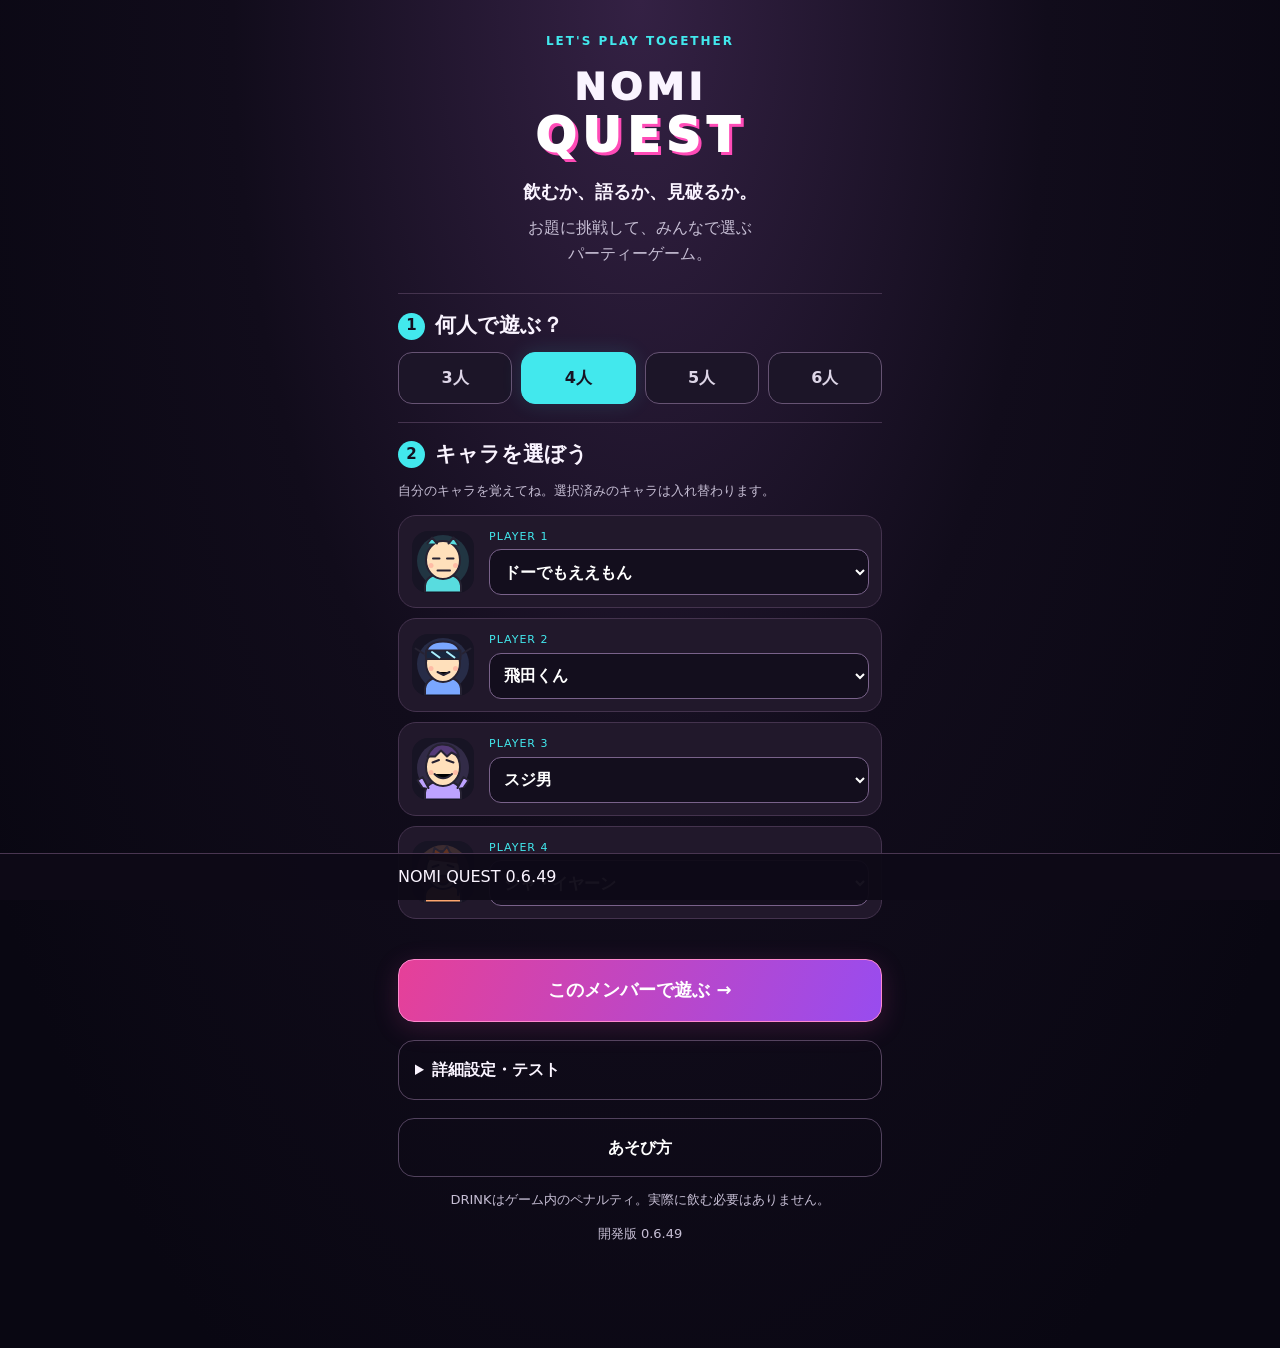
<file: index.html>
<!doctype html><html lang="ja"><head><meta charset="utf-8"><meta name="viewport" content="width=device-width, initial-scale=1, viewport-fit=cover"><title>NOMI QUEST 0.6.49</title><style>
:root{color-scheme:dark;--pink:#ff4bb7;--cyan:#42e8ed;--muted:#beb4cd}*{box-sizing:border-box}body{margin:0;background:radial-gradient(ellipse at top,#34173f,#090712 55%);color:#faf4ff;font:16px/1.6 system-ui,sans-serif}main{max-width:520px;margin:auto;padding:20px 18px 90px}[hidden]{display:none!important}h1,h2{line-height:1.3;overflow-wrap:anywhere}h2{font-size:25px}p{overflow-wrap:anywhere}.logo{text-align:center;margin:25px 0;font-size:42px;letter-spacing:3px;line-height:1.1}.logo span{display:block;color:var(--cyan);font-size:52px}.eyebrow{color:var(--pink);font-size:12px;font-weight:800;letter-spacing:2px}.muted{color:var(--muted)}.btn{display:block;width:100%;padding:16px 12px;margin:12px 0;border:1px solid #805b92;border-radius:16px;background:#21172e;color:white;font:inherit;font-weight:750;touch-action:manipulation;cursor:pointer;overflow-wrap:anywhere}.btn:disabled{opacity:.4;cursor:wait}.primary{border-color:var(--pink);background:#47203e;box-shadow:0 0 20px #ff4bb733}.heart{font-size:42px;background:#831743;min-height:160px}.card{padding:22px;background:#1b1228;border:1px solid var(--pink);border-radius:22px;margin:20px 0}.draw{font-size:60px;min-height:230px;color:var(--cyan);border:2px solid var(--pink);background:linear-gradient(135deg,#361845,#0f1020)}label{display:block;margin:16px 0;color:var(--muted)}input,select,textarea{display:block;width:100%;padding:14px;font:inherit;color:white;background:#130e1d;border:1px solid #6c507d;border-radius:12px;margin-top:6px}textarea{min-height:110px;resize:vertical}.error{color:#ffb2c3;min-height:1em}.note{padding:10px;border-left:3px solid var(--cyan);background:#21192e}.stats{display:grid;grid-template-columns:1fr 1fr;gap:8px}.playerstat{border:1px solid #51425d;border-radius:12px;padding:10px;font-size:12px;min-width:0;overflow-wrap:anywhere}.playerstat b,.playerstat span{display:block}.toolbar{position:fixed;bottom:0;left:0;right:0;padding:10px 16px calc(10px + env(safe-area-inset-bottom));background:#0e0a17f5;border-top:1px solid #493651;z-index:10}.toolbar>div{max-width:484px;margin:auto;display:flex;align-items:center;justify-content:space-between;gap:12px}.toolbar button{background:#251a30;color:white;border:1px solid #66516f;border-radius:9px;padding:8px 14px;font:inherit}.vibeStage{display:grid;grid-template-columns:1fr 1fr;gap:12px}.vibeAvatar{font-size:22px;padding:18px 8px;background:#20172c;border-radius:12px;overflow-wrap:anywhere}.shiver{animation:shake .08s linear infinite}@keyframes shake{0%{transform:translateX(-5px)}100%{transform:translateX(5px)}}#help{line-height:1.85}#help h2{font-size:22px}#help ul,#help ol{padding-left:24px}.small{font-size:13px}
.countdown{text-align:center;font-size:72px;font-weight:900;color:var(--cyan);text-shadow:0 0 22px #42e8ed88;animation:countpop .65s ease infinite}@keyframes countpop{from{transform:scale(1.2);opacity:.45}to{transform:scale(1);opacity:1}}

.draw{position:relative;display:flex;flex-direction:column;align-items:center;justify-content:space-between;width:210px;max-width:80%;min-height:300px;margin:32px auto;padding:24px 18px;font-size:16px;border-radius:18px;box-shadow:7px 7px 0 #191128,9px 9px 0 #805b92,14px 14px 0 #191128,16px 16px 0 #805b92,0 0 30px #ff4bb72a;background:repeating-linear-gradient(45deg,transparent 0 13px,#ffffff05 13px 14px),linear-gradient(135deg,#44204f,#101123)}.draw:before{content:"";position:absolute;inset:10px;border:1px solid #ff4bb766;border-radius:11px;pointer-events:none}.deck-brand{font-size:12px;letter-spacing:3px;color:#faf4ff}.deck-symbol{display:grid;place-items:center;width:100px;height:100px;border:2px solid var(--cyan);border-radius:50%;font-size:70px;text-shadow:0 0 20px #42e8ed66}.deck-label{font-size:13px;color:#faf4ff}.draw:disabled{opacity:.85}.draw-animation{animation:cardpull 1.8s ease-in-out both}@keyframes cardpull{0%,15%{transform:translateY(25px) rotate(-8deg);opacity:.6}40%{transform:translateY(-24px) rotate(8deg);opacity:1}65%,80%{transform:translateY(-8px) rotate(0)}100%{transform:perspective(700px) rotateY(85deg);opacity:.7}}#card .card{animation:reveal .45s ease-out}@keyframes reveal{from{transform:scale(.95);opacity:.3}to{transform:scale(1);opacity:1}}@media(prefers-reduced-motion:reduce){.draw-animation,#card .card,.countdown{animation:none}}
.shape-grid{display:grid;grid-template-columns:repeat(2,minmax(0,1fr));gap:12px;margin:20px 0}.shape-grid .shape{margin:0;padding:12px;min-height:115px;font-size:66px;line-height:1;background:#1b1428;border:1px solid #776181;border-radius:18px}.shape.pink{color:#ff65bd}.shape.blue{color:#53adff}.shape-grid:has(>button:only-child){grid-template-columns:1fr}.shape:active{transform:scale(.96)}
.roulette-wrap{position:relative;width:min(280px,90%);aspect-ratio:1;margin:28px auto}.roulette-pointer{position:absolute;z-index:2;left:50%;top:-22px;transform:translateX(-50%);font-size:36px;color:#fff;text-shadow:0 2px 8px #000}.roulette-wheel{position:relative;width:100%;height:100%;border:7px solid #e8dcec;border-radius:50%;background:conic-gradient(#42e8ed 0deg 180deg,#ff4b91 180deg 360deg);box-shadow:0 0 30px #ff4bb74d}.roulette-wheel:after{content:"✦";position:absolute;left:50%;top:50%;transform:translate(-50%,-50%);display:grid;place-items:center;background:#1b1228;border:3px solid white;border-radius:50%;width:58px;height:58px;color:white;font-size:38px}.roulette-heaven,.roulette-hell{position:absolute;top:50%;transform:translate(-50%,-50%);font-size:16px;font-weight:900;color:#171022}.roulette-heaven{left:75%}.roulette-hell{left:25%}.roulette-wheel.spinning{animation:rouletteSpin 3s cubic-bezier(.12,.72,.16,1) forwards}@keyframes rouletteSpin{from{transform:rotate(0deg)}to{transform:rotate(var(--roulette-stop))}}.roulette-status{text-align:center;font-size:24px;font-weight:900;color:var(--cyan)}@media(prefers-reduced-motion:reduce){.roulette-wheel.spinning{animation:none;transform:rotate(var(--roulette-stop))}}

/* Secret card: clear word reveal and compact, accessible result hierarchy. */
.secret-word{font-size:clamp(36px,9vw,54px);line-height:1.35;font-weight:850;text-align:center;padding:36px 16px;margin:24px 0;border:2px solid var(--cyan);border-radius:22px;background:#172732;overflow-wrap:anywhere}
.compact-secret{margin-top:28px;gap:6px}.compact-secret .playerstat{padding:8px;font-size:11px}.compact-secret .playerstat b{font-size:13px}
.secret-result{margin:20px 0}.secret-reveal{padding:20px;border:1px solid var(--pink);border-radius:20px;background:#24142e;text-align:center}.secret-reveal>p{margin:0}.secret-person{font-size:28px;line-height:1.35;margin:10px 0 22px;overflow-wrap:anywhere}.secret-pair{display:grid;grid-template-columns:1fr 1fr;gap:10px}.secret-pair>div{min-width:0;padding:12px 8px;border-radius:12px;background:#110d1b}.secret-pair span,.secret-pair strong{display:block}.secret-pair strong{font-size:24px;line-height:1.4;margin-top:6px;overflow-wrap:anywhere}.result-heading{font-size:18px;margin:24px 0 10px}.secret-scores{display:grid;gap:8px}.secret-score{display:grid;grid-template-columns:minmax(0,1fr) auto;gap:4px 12px;padding:14px;border:1px solid #51425d;border-radius:14px;background:#171120}.secret-score b{grid-column:1 / -1;overflow-wrap:anywhere}.verdict{font-weight:750}.correct .verdict{color:#72ebe2}.incorrect .verdict{color:#ffb2c3}.drink-change{font-size:18px}.secret-score small{grid-column:1 / -1}.secret-details{margin-top:20px;border:1px solid #51425d;border-radius:14px;padding:0 14px}.secret-details summary{padding:16px 0;cursor:pointer;font-weight:750}.secret-detail{padding:12px 0;border-top:1px solid #51425d}.secret-detail p{margin:6px 0;overflow-wrap:anywhere}

/* v0.6.48: legible setup and character lobby. */
:root{--muted:#c6bed4}body{background:radial-gradient(ellipse at 50% 0,#342144 0,#110c1b 45%,#090712 85%)}main{padding-top:14px}button,summary,select{touch-action:manipulation}button:focus-visible,summary:focus-visible,select:focus-visible{outline:3px solid var(--cyan);outline-offset:4px}.setup-hero{text-align:center;padding:14px 0 18px}.setup-hero .eyebrow{margin:4px 0 16px;color:var(--cyan)}.logo{font-weight:950;font-size:38px;margin:12px 0;letter-spacing:4px}.logo span{font-size:48px;letter-spacing:6px;color:white;text-shadow:3px 3px 0 #ff4bb7}.tagline{font-weight:800;font-size:18px;margin:16px 0 8px}.intro{color:var(--muted);margin:8px 0;line-height:1.65}.setup-step{padding:18px 0;border-top:1px solid #44334e}.setup-step h2{font-size:21px;margin:0 0 12px;display:flex;align-items:center;gap:10px}.step-number{display:inline-grid;place-items:center;border-radius:50%;width:27px;height:27px;background:var(--cyan);color:#131020;font-size:15px}.count-buttons{display:grid;grid-template-columns:repeat(4,1fr);gap:9px}.count-choice{min-height:52px;border:1px solid #665373;border-radius:14px;background:#1c1528;color:#ddd5e7;font:inherit;font-weight:850}.count-choice.selected{color:#171322;background:var(--cyan);border-color:var(--cyan);box-shadow:0 0 20px #42e8ed22}.character-slot{display:flex;gap:14px;align-items:center;margin:10px 0;padding:12px;background:#21182b;border:1px solid #44334e;border-radius:18px}.portrait{display:block;width:64px;height:64px;border-radius:18px;flex:none}.character-slot label{flex:1;min-width:0;margin:0;font-size:11px;letter-spacing:1px;color:var(--cyan)}.character-slot select{margin-top:4px;padding:10px;font-size:16px;font-weight:750;letter-spacing:0;min-height:46px;border-color:#79628a}.setup-options{border:1px solid #55435f;border-radius:16px;margin:18px 0;padding:0 16px}.setup-options>summary{cursor:pointer;padding:16px 0;font-weight:750}.quiet{background:transparent;border-color:#51425d;box-shadow:none}.footnote{text-align:center}.lobby-hero{text-align:center;padding:8px 0 16px}.brand-small{font-size:18px;font-weight:900;letter-spacing:3px}.brand-small span{color:var(--cyan)}.lobby-hero h2{font-size:32px;margin:14px 0 3px}.lobby-hero p{margin:6px 0}.lobby-grid{gap:12px}.playerstat{position:relative;background:linear-gradient(145deg,#281c36,#181322);border:1px solid #796084;border-radius:18px;padding:12px;font-size:14px;min-width:0}.player-who{display:flex;gap:8px;align-items:center}.player-who .portrait{width:38px;height:38px;border-radius:12px}.player-who>div{min-width:0}.player-who b{font-size:14px;line-height:1.4;overflow-wrap:anywhere}.drink-stat{display:flex;align-items:baseline;justify-content:space-between;gap:8px;margin:8px 0}.stat-label{font-size:11px;font-weight:800;letter-spacing:1.5px;color:var(--muted)}.drink-number{font-size:30px;line-height:1.1;color:var(--cyan);font-variant-numeric:tabular-nums}.inventory{display:flex;flex-wrap:wrap;gap:5px;border-top:1px solid #44334e;padding-top:8px;min-height:40px}.item-chip{flex:0 0 auto}.item-chip summary{list-style:none;display:grid;place-items:center;cursor:pointer;width:36px;min-height:36px;background:#39273f;border:1px solid #806183;border-radius:10px;font-size:20px}.item-chip summary::-webkit-details-marker{display:none}.item-chip[open]{flex:1 0 100%}.item-chip p{font-size:13px;line-height:1.55;margin:8px 0 0;padding:8px;border-radius:8px;background:#100d19;overflow-wrap:anywhere}.lobby-grid .player-who{flex-direction:column;text-align:center;gap:8px}.lobby-grid .player-who .portrait{width:70px;height:70px;border-radius:20px}.lobby-grid .player-who b{font-size:16px}.lobby-grid .drink-number{font-size:36px}.lobby-grid .inventory{justify-content:center}.item-hint{text-align:center;color:var(--muted);font-size:12px;margin:16px 0}.compact-secret{margin-top:26px;gap:8px}.compact-secret .playerstat{padding:10px;font-size:13px}.compact-secret .playerstat b{font-size:13px}.secret-pair strong{font-size:clamp(19px,5vw,24px)}#cardText{font-size:18px;line-height:1.8}#resultLines>p:first-child{font-size:26px;font-weight:850;color:var(--cyan)}#resultLines>p:nth-child(2){font-size:20px;font-weight:750}.error:empty{display:none}.toolbar button{min-height:44px}.btn{min-height:52px}.primary{background:linear-gradient(110deg,#e64098,#984cef);color:#fff;font-size:18px;border-color:#ff89ce;box-shadow:0 6px 26px #cb429d33}@media(max-width:360px){main{padding-left:12px;padding-right:12px}.lobby-grid{gap:8px}.playerstat{padding:10px}.lobby-grid .player-who b{font-size:14px}.character-slot{gap:9px;padding:10px}.character-slot .portrait{width:50px;height:50px}.character-slot select{font-size:14px}}@media(prefers-reduced-motion:reduce){.shiver{animation:none}}
</style></head><body><main>
<section id="home" class="screen">
<header class="setup-hero"><p class="eyebrow">LET'S PLAY TOGETHER</p><h1 class="logo">NOMI<span>QUEST</span></h1><p class="tagline">飲むか、語るか、見破るか。</p><p class="intro">お題に挑戦して、みんなで選ぶ<br>パーティーゲーム。</p></header>
<div class="setup-step"><h2><span class="step-number">1</span>何人で遊ぶ？</h2><input id="playerCount" type="hidden" value="4"><div id="countButtons" class="count-buttons" aria-label="参加人数"></div></div>
<div class="setup-step"><h2><span class="step-number">2</span>キャラを選ぼう</h2><p class="muted small">自分のキャラを覚えてね。選択済みのキャラは入れ替わります。</p><div id="characterSlots"></div></div>
<p id="setupError" class="error" role="alert"></p><button id="startButton" class="btn primary">このメンバーで遊ぶ →</button>
<details class="setup-options"><summary>詳細設定・テスト</summary><label>遊び方<select id="modeSelect"><option value="shared">みんなで遊ぶ</option><option id="npcOption" value="npc">NPCと遊ぶ（あなたはPLAYER 1）</option><option value="local">従来のモード</option></select></label><label>ゲームの長さ<select id="turnSelect"><option value="10">サクッと 10ターン</option><option value="20" selected>ふつう 20ターン</option><option value="30">じっくり 30ターン</option><option value="999">エンドレス</option></select></label><button id="sharedStartButton" class="btn">📱 スマホ1台で回して遊ぶ</button><button id="testStartButton" class="btn">🧪 ゲームを選んでテスト</button><p class="muted small">みんなで遊ぶ：振動を除く13ゲーム、充電は入力なし。その他は全14ゲーム。テストにもこの設定を使います。</p></details>
<button id="homeHelp" class="btn quiet">あそび方</button><p class="muted small footnote">DRINKはゲーム内のペナルティ。実際に飲む必要はありません。</p><p id="version" class="muted small footnote"></p></section>
<section id="welcome" class="screen" hidden><header class="lobby-hero"><p id="lobbyMode" class="eyebrow">PARTY READY</p><div class="brand-small">NOMI <span>QUEST</span></div><h2>全員集合！</h2><p id="lobbyCount" class="muted"></p></header><div id="lobbyPlayers" class="stats lobby-grid"></div><p class="item-hint">お助けアイコンを押すと効果が見られます。</p><button id="welcomeNext" class="btn primary">ゲーム開始！</button><button id="editMembersButton" class="btn quiet">← メンバーを変更</button></section>
<section id="turn" class="screen" hidden><p class="eyebrow">NEXT PLAYER</p><h2 id="turnTitle"></h2><h2 id="actorName"></h2><div id="npcCountdown" class="countdown" aria-live="polite" hidden></div><button id="drawButton" class="btn draw"><span class="deck-brand">NOMI QUEST</span><span class="deck-symbol">✦</span><span class="deck-label">タップしてカードを引く</span></button><div id="testMenu" hidden><h2>🧪 全ゲームをテスト</h2><p id="testProgress" class="note" aria-live="polite"></p><label>今回の当番<select id="testActorSelect"></select></label><p class="muted">選んだゲームを実際のルールで遊びます。DRINK・アイテムはテスト内で持ち越し。✓は最後まで遊んだゲームです。</p><div id="testCardButtons"></div></div></section>
<section id="drawing" class="screen" hidden><h2 id="drawNotice">カード抽選中…</h2><div class="draw draw-animation" aria-hidden="true"><span class="deck-brand">NOMI QUEST</span><span class="deck-symbol">✦</span><span class="deck-label">カードを引いています…</span></div></section>
<section id="card" class="screen" hidden><p id="cardType" class="eyebrow"></p><div class="card"><h2 id="cardTitle"></h2><p id="cardText"></p></div><button id="cardStart" class="btn primary">このお題であそぶ</button></section>
<section id="play" class="screen" hidden><div id="playBox"></div></section>
<section id="result" class="screen" hidden><p class="eyebrow">RESULT</p><h2 id="resultTitle"></h2><div id="resultLines" class="card"></div><button id="resultNext" class="btn primary">次へ →</button></section>
<section id="end" class="screen" hidden><h2 id="endTitle"></h2><div id="endStats" class="card"></div><p id="endNote" class="muted"></p><button id="restartButton" class="btn primary">もう一度あそぶ</button><button id="endHome" class="btn">ホームへ</button><button id="endHelp" class="btn">あそび方</button></section>
<section id="help" class="screen" hidden><button id="helpBack" class="btn">← 戻る</button><h1>NOMI QUEST あそび方</h1><p>開発版 0.6.49。3〜6人で遊びます。指定6キャラから名前と専用アイコンを選び、集合ロビーから開始します。選択済みのキャラは2人を入れ替え、重複しません。NPCは端末内で動くキャラクターで、通信や外部AIを使いません。</p><h2>進め方</h2><ol><li>ホームで人数・キャラを選び、このメンバーで遊ぶ。長さは詳細設定で変更できます。</li><li>ロビーに全員と所持アイテムを表示。ゲーム開始を押します。今回のプレイヤーがカードを引きます。</li><li>このお題であそぶを押し、画面に沿って入力・タップ・予想します。</li><li>結果とアイテム効果を確認し、次へ。最後のターンで終了画面です。</li></ol><h2>スマホ1台で回して遊ぶ</h2><p>ホームの専用ボタンから人間3〜6人で開始。振動カードを除く13ゲーム。本人に渡して「受け取った」を押してから回答・秘密のお題を確認します。秘密のお題は覚えたら隠し、次の人へ。充電は入力なしでHIGH／LOWを抽選し、実際の残量を会場で比較。HIGHは最多、LOWは最少、同率は全員がDRINK ＋1。充電だけは対象者をアプリに入力しないため、DRINKとアイテムの扱いは会場で確認し、アプリの個人カウント・アイテムには反映しません。ほかのゲームは従来のカウント・アイテム処理です。</p><h2>テストモード</h2><p>ホームの「テストモード：全14ゲームを選ぶ」で開始。遊び方の設定が適用されます。スマホ1台モードは13ゲーム、ほかは14ゲームです。初期お助けを確認して一覧へ進み、当番とゲームを選んで遊びます。王様も抽選を待たず選べます。終了まで遊んだゲームに✓が付き、結果から一覧へ戻って何度でも試せます。ターン制限なし、DRINK・アイテムはテスト内で持ち越し。終了→もう一度でリセット。テストの✓は動作・安定版の認定ではありません。</p><h2>変態を探せのお題</h2><p>13件をシャッフルし、同じセットで繰り返しません。全件出題後は通常の抽選対象から外れます。テストで選んだ場合は出題済みの案内のみ。新しいセット・もう一度あそぶでリセットします。途中中断したお題も出題済みです。</p><h2>カードのルール</h2><ul><li><b>変態を探せ</b>：お題をランダムに選び、全員が匿名投票。得票1位がDRINK 1。同率1位も対象。同じセット内ではお題を繰り返さない。</li><li><b>元恋人ファイル</b>：心に残った恋愛の場面を入力、または空欄で「話した！」を押して口頭で話す。聞いた後に判定し、誰か1人がOKでCLEAR。パス／OKなしはDRINK 1。</li><li><b>10秒ジャスト</b>：時計を見ずに10秒を狙ってSTOP。10秒から最も遠かった人がDRINK 1。同率は全員。</li><li><b>あなたのキスはどんな顔！？</b>：今回のプレイヤーがキス顔に挑戦。自己申告で完了。DRINK 1またはミッション回避アイテムでパス。</li><li><b>GO TO HEAVEN OR HELL</b>：相手を1人誘う。断られたら誘った人がDRINK 1、相手は罰なし。承諾ならルーレット：HEAVENは2人がお助け、HELLは2人がDRINK 2。NPCも承諾・拒否する。</li><li><b>充電マウント合戦！</b>：全員が充電残量（％）を入力したら、ルーレットでHIGH／LOWを決定。HIGHならいちばん多い人、LOWならいちばん少ない人がDRINK 1。同じ残量で並んだら全員対象。</li><li><b>誰だ、今ブルったの！？</b>：スマホをテーブルに置いてください。「置いた」を押して数秒待つと、ランダムに選ばれた1人がブルッ！ 選ばれた人だけDRINK 1。NPCはアバター、人間は対応端末の振動と名前表示で結果を確認します。</li><li><b>ドキドキしてんじゃねーよ！</b>：色ではなく形がハートのものをタップ。丸・三角・四角などのダミーと位置・色が毎回変化し、青いハートも正解。最速がお助け、最遅・失敗者がDRINK 1。早押し・違う形・3秒無反応は失敗。全員失敗ならお助けなし。</li><li><b>この中に一人だけ違う奴がいます</b>：一人だけ違うお題。全員がヒントを出し、自分も含めて違う人を1人選ぶ。各自の回答で判定し、正解はDRINKなし、不正解はDRINK 1。違う本人も自分を選べば正解。</li><li><b>多数派だと思った？</b>：秘密の二択に回答。多数派がDRINK 1。2対2なら全員DRINK 1。</li><li><b>お前ならそうすると思ったよ</b>：今回のプレイヤーがA/Bを秘密に選び、残り3人が予想。外した人がDRINK 1。</li><li><b>そのボタン、押して大丈夫？</b>：今回のプレイヤーが謎ボタンを1つ選ぶ。中身は回避・自分DRINK 1・全員DRINK 1。配置は毎回シャッフル。</li><li><b>👑 王様！</b>：王様が1〜2人とお題を指定。各自が完了、DRINK 2で拒否、ミッション回避アイテムでパスを選ぶ。</li><li><b>この中に一人だけ違う動きの奴がいます</b>：全員が秘密のお題を確認して隠す。未披露の人から完全ランダムに1人ずつ選び、ジェスチャーを披露。嘘・模倣OK。全員終了後に投票：自己指名も正解、正解は罰なし、不正解はDRINK 1。NPCは動きを短文で代用し、人間の演技は認識しません。</li></ul><h2>多数派だと思った？のお題</h2><p>13組からランダムに出題。全員同じ回答も多数派で全員DRINK 1。同数（4人の2対2、6人の3対3）は全員対象。NPCの経験・回答は仮想設定です。</p><ul><li>海派 ／ 山派</li><li>朝型 ／ 夜型</li><li>甘いもの ／ しょっぱいもの</li><li>旅行したい ／ 家でゆっくり</li><li>犬派 ／ 猫派</li><li>計画して動く ／ 気分で動く</li><li>セックスは好き ／ セックスは嫌い</li><li>セックスで演技する ／ セックスで演技しない</li><li>セックスをしたことある ／ セックスをしたことない</li><li>かめはめ波が撃てる ／ かめはめ波が撃てない</li><li>今日ラブホテルに行きたい ／ 今日ラブホテルに行きたくない</li><li>1週間以内にセックスした ／ 1週間以内にセックスしてない</li><li>私はエロい ／ 私はエロくない</li></ul><h2>アイテム</h2><p>バリア：今回のDRINKを完全回避。天使の分け前：DRINKペナルティが＋2以上のとき、＋1に減らせます。可愛いだけじゃダメですか？：ミッション・王様の指示をパス。それぞれ1回で消費。最大3枚、満杯なら新しいカードは獲得できません。NPCもアイテムを使います。</p><h2>計測と秘密のお題</h2><p>10秒ジャストはSTARTからSTOPまでを計測（30秒で打ち切り）。ハートは色ではなく形で見分けます。丸・三角・四角などのダミーと位置・色が毎回変わり、青いハートも正解。出る前のタップ・違う形・3秒無反応は失敗。失敗は最速報酬の対象外で、全員失敗なら報酬なし。1ms単位の表示と同じ値で同着を判定します。計測中にアプリを背景へ移すとその計測をやり直します。秘密のお題は見る→隠す→ヒントを提出し、お題の言葉をそのまま書かないでください。</p><h2>ジェスチャー版</h2><p>全員がお題を見る→覚えた・お題を隠す。未披露から完全ランダムに1人を選び、その人だけ演じます。人間は「披露した」、NPCは動きの代用文を見て「NPCの披露を確認した」。全員終了後に投票します。嘘・模倣もOK。カメラ・録画・動作認識なし。NPCは人間の演技を観察できず、NPC投票は仮想判定です。</p><h2>顔・会話・端末</h2><p>キス顔や王様の指示は完了を自己申告します。撮影はしません。恋愛トークは文章を入力するか、空欄で「話した！」を押して口頭で話せます。口頭の案内で話を聞いてから「判定へ進む」を押し、聞き手がOKか回答します。NPCの判定は仮想で、音声認識・録音はありません。充電残量は自己申告、NPCの値は仮想です。振動カードは「置いた」を押して3〜5秒後に1人を選び、名前とアバターで表示します。NPCのアバターが震え、人間の端末は対応環境で振動を試みます。1台では共有端末と名前表示で代用し、振動非対応でも進行できます。複数スマホとの通信はありません。</p><h2>NPCの読み合い</h2><p>NPCはプレイヤー順に行動派・安心派・計画派・行動派・安心派の仮想設定。名前・キャラの選択で性能は変わりません。二択にはお題ごとの好みがあり、80%で好みを選びます。好みは固定ですが毎回同じ答えとは限りません。推理は公開された動き・ヒントと自分のお題だけを使い、正解の人物を直接参照しません。ヒントが曖昧なら推測になります。</p><h2>終了・保存</h2><p>DRINKは仮想カウント。実際の飲酒は不要です。勝者の採点はせず、終了画面に全員のカウントを表示します。もう一度あそぶは同じ設定で進行をリセット。下の終了で途中終了もできます。中断したターンのDRINK・アイテム変更は取り消し、完了したターンだけを数えます。エンドレスも終了ボタンで終われます。セーブはなく、再読み込みで初期状態へ戻ります。Android実機確認・安定版認定はまだです。</p></section>
<div id="playersHud" class="stats"></div></main><footer class="toolbar"><div><span id="hud"></span><button id="quitButton" type="button">終了</button></div></footer><script>'use strict';
const VERSION='0.6.49';
const NPC_ENABLED=true;
const $=id=>document.getElementById(id);
const rand=()=>Math.random();
const pick=a=>a[Math.floor(rand()*a.length)];
const shuffle=a=>{a=a.slice();for(let i=a.length-1;i>0;i--){const j=Math.floor(rand()*(i+1));[a[i],a[j]]=[a[j],a[i]]}return a};
const items={barrier:{icon:'🛡️',name:'バリア',desc:'今回のDRINKを完全回避。1回で消費。'},cute:{icon:'🥺',name:'可愛いだけじゃダメですか？',desc:'ミッション・王様の指示を1回パス。'},angel:{icon:'👼',name:'天使の分け前',desc:'DRINKペナルティが＋2以上のとき、＋1に減らせる。使うと消費。'}};
const catalog=[{"key":"vote","title":"変態を探せ","type":"VOTE","level":"NORMAL","rule":"お題をランダムに選び、全員が匿名投票。得票1位がDRINK 1。同率1位も対象。同じセット内ではお題を繰り返さない。"},{"key":"talk","title":"元恋人ファイル","type":"TALK","level":"NORMAL","rule":"心に残った恋愛の場面を入力、または空欄で「話した！」を押して口頭で話す。聞いた後に判定し、誰か1人がOKでCLEAR。パス／OKなしはDRINK 1。"},{"key":"ten","title":"10秒ジャスト","type":"GAME","level":"NORMAL","rule":"時計を見ずに10秒を狙ってSTOP。10秒から最も遠かった人がDRINK 1。同率は全員。"},{"key":"mission","title":"あなたのキスはどんな顔！？","type":"MISSION","level":"NORMAL","rule":"今回のプレイヤーがキス顔に挑戦。自己申告で完了。DRINK 1またはミッション回避アイテムでパス。"},{"key":"danger","title":"GO TO HEAVEN OR HELL","type":"DANGER","level":"DANGER","rule":"相手を1人誘う。断られたら誘った人がDRINK 1、相手は罰なし。承諾ならルーレット：HEAVENは2人がお助け、HELLは2人がDRINK 2。NPCも承諾・拒否する。"},{"key":"battery","title":"充電マウント合戦！","type":"SMART","level":"NORMAL","rule":"全員が充電残量（％）を入力したら、ルーレットでHIGH／LOWを決定。HIGHならいちばん多い人、LOWならいちばん少ない人がDRINK 1。同じ残量で並んだら全員対象。"},{"key":"vibration","title":"誰だ、今ブルったの！？","type":"SMART","level":"DANGER","rule":"スマホをテーブルに置いてください。「置いた」を押して数秒待つと、ランダムに選ばれた1人がブルッ！ 選ばれた人だけDRINK 1。NPCはアバター、人間は対応端末の振動と名前表示で結果を確認します。"},{"key":"reaction","title":"ドキドキしてんじゃねーよ！","type":"SMART","level":"NORMAL","rule":"色ではなく形がハートのものをタップ。丸・三角・四角などのダミーと位置・色が毎回変化し、青いハートも正解。最速がお助け、最遅・失敗者がDRINK 1。早押し・違う形・3秒無反応は失敗。全員失敗ならお助けなし。"},{"key":"secret","title":"この中に一人だけ違う奴がいます","type":"SECRET","level":"DANGER","rule":"一人だけ違うお題。全員がヒントを出し、自分も含めて違う人を1人選ぶ。各自の回答で判定し、正解はDRINKなし、不正解はDRINK 1。違う本人も自分を選べば正解。"},{"key":"majority","title":"多数派だと思った？","type":"VOTE","level":"NORMAL","rule":"秘密の二択に回答。多数派がDRINK 1。2対2なら全員DRINK 1。"},{"key":"mind","title":"お前ならそうすると思ったよ","type":"MIND","level":"NORMAL","rule":"今回のプレイヤーがA/Bを秘密に選び、残り3人が予想。外した人がDRINK 1。"},{"key":"buttons","title":"そのボタン、押して大丈夫？","type":"LUCK","level":"DANGER","rule":"今回のプレイヤーが謎ボタンを1つ選ぶ。中身は回避・自分DRINK 1・全員DRINK 1。配置は毎回シャッフル。"},{"key":"king","title":"👑 王様！","type":"SPECIAL","level":"SPECIAL","rule":"王様が1〜2人とお題を指定。各自が完了、DRINK 2で拒否、ミッション回避アイテムでパスを選ぶ。"},{"key":"gesture","title":"この中に一人だけ違う動きの奴がいます","type":"GESTURE","level":"DANGER","rule":"全員が秘密のお題を確認して隠す。未披露の人から完全ランダムに1人ずつ選び、ジェスチャーを披露。嘘・模倣OK。全員終了後に投票：自己指名も正解、正解は罰なし、不正解はDRINK 1。NPCは動きを短文で代用し、人間の演技は認識しません。"}];
const handlers={};
let timers=new Set(),epoch=0,panelVersion=0;
let S={phase:'home',players:[],turn:0,max:20,actor:0,card:null,ctx:{},history:[],mode:'npc',pending:[],summary:[],committed:false,helpFrom:'home',roundSnapshot:null,mindDeck:[],voteDeck:null,runId:0,testMode:false,testSeen:[]};
function later(fn,ms){const run=epoch;const id=setTimeout(()=>{timers.delete(id);if(run===epoch)fn()},ms);timers.add(id);return id}
function cancelTimers(){epoch++;timers.forEach(clearTimeout);timers.clear()}
function element(tag,text,cls){const e=document.createElement(tag);if(text!==undefined)e.textContent=String(text);if(cls)e.className=cls;return e}
function display(phase){S.phase=phase;document.querySelectorAll('.screen').forEach(e=>e.hidden=e.id!==phase);window.scrollTo(0,0);renderHud()}
function panel(title,text=''){panelVersion++;const box=$('playBox');box.replaceChildren(element('h2',title),element('p',text,'muted'));return box}
function button(box,text,fn,cls='btn'){const b=element('button',text,cls);b.type='button';const createdEpoch=epoch,createdPanel=panelVersion;b.onclick=event=>{if(b.disabled||createdEpoch!==epoch||createdPanel!==panelVersion||S.phase!=='play')return;fn(event)};box.appendChild(b);return b}
function note(box,text){box.appendChild(element('p',text,'note'))}
function input(box,label,{type='text',value='',min,max,maxLength=240,placeholder=''}={}){const lab=element('label',label);const e=element(type==='textarea'?'textarea':'input');if(type!=='textarea')e.type=type;e.value=String(value);e.placeholder=placeholder;e.maxLength=maxLength;if(min!==undefined)e.min=min;if(max!==undefined)e.max=max;lab.appendChild(e);box.appendChild(lab);return e}
function feedback(box){const p=element('p','','error');p.setAttribute('role','alert');box.appendChild(p);return p}
function numField(box,label,min,max,submit){const e=input(box,label,{type:'number',min,max});const error=feedback(box);button(box,'決定',()=>{const n=Number(e.value);if(!e.value.trim()||!Number.isFinite(n)||n<min||n>max){error.textContent=min+'〜'+max+'の数字を入力してください';return}submit(n)});return e}
function choices(box,opts,done){opts.forEach(o=>button(box,o.label,()=>done(o.value)))}
function name(id){return S.players[id].name}
function tag(id){return name(id)+(id===0?'（あなた）':S.players[id].npc?'（NPC）':'')}
function ids(){return S.players.map(p=>p.id)}
function other(id){return ids().filter(n=>n!==id)}
function playableCards(){return catalog.filter(c=>handlers[c.key]&&(S.mode!=='shared'||c.key!=='vibration'))}
const setup={characters:[0,1,2,3,4,5]};
function setupCount(){const n=Number($('playerCount').value);return Number.isInteger(n)&&n>=3&&n<=6?n:4}
function renderSetup(){
 const count=setupCount(),box=$('characterSlots');box.replaceChildren();
 for(const b of Array.from($('countButtons').children)){const active=Number(b.value)===count;b.className='count-choice'+(active?' selected':'');b.setAttribute('aria-pressed',String(active))}
 for(let i=0;i<count;i++){
  const c=characters[setup.characters[i]],row=element('div',undefined,'character-slot');row.appendChild(portrait(c));const label=element('label','PLAYER '+(i+1));const select=element('select');select.id='characterSelect'+i;
  characters.forEach((c,k)=>{const option=element('option',c.name);option.value=String(k);select.appendChild(option)});select.value=String(setup.characters[i]);select.onchange=()=>{if(S.phase!=='home')return;const k=Number(select.value);if(Number.isInteger(k)&&k>=0&&k<characters.length){const other=setup.characters.slice(0,count).findIndex((v,j)=>j!==i&&v===k);if(other>=0)setup.characters[other]=setup.characters[i];setup.characters[i]=k}renderSetup()};label.appendChild(select);row.appendChild(label);box.appendChild(row)
 }
 $('setupError').textContent='';
}
function changeCount(n){if(S.phase!=='home')return;$('playerCount').value=String(n);const used=new Set();for(let i=0;i<n;i++){if(used.has(setup.characters[i]))setup.characters[i]=characters.findIndex((c,k)=>!used.has(k));used.add(setup.characters[i])}renderSetup()}
function validSetup(){const count=Number($('playerCount').value),selected=setup.characters.slice(0,count);if(!Number.isInteger(count)||count<3||count>6||selected.length!==count||new Set(selected).size!==count||selected.some(k=>!Number.isInteger(k)||!characters[k])){$('setupError').textContent='3〜6人を選び、全員違うキャラにしてください。';return false}return true}
function newPlayers(){return setup.characters.slice(0,setupCount()).map((k,id)=>({id,name:characters[k].name,avatar:characters[k].avatar,character:k,npc:id>0&&S.mode==='npc',drinks:0,items:[]}))}
function playerTile(p,lobby=false){
 const e=element('div',undefined,'playerstat');const who=element('div',undefined,'player-who');who.appendChild(portrait(characters[p.character??p.id]));const label=element('div');label.appendChild(element('b',p.name));if(p.npc)label.appendChild(element('small','NPC','muted'));who.appendChild(label);e.appendChild(who);
 const stat=element('div',undefined,'drink-stat');stat.appendChild(element('span','DRINK','stat-label'));stat.appendChild(element('strong',p.drinks,'drink-number'));e.appendChild(stat);
 const inventory=element('div',undefined,'inventory');for(const k of p.items){const d=element('details',undefined,'item-chip');const summary=element('summary',items[k].icon);summary.setAttribute('aria-label',p.name+'：'+items[k].name);d.appendChild(summary);d.appendChild(element('p',items[k].name+'：'+items[k].desc));inventory.appendChild(d)}if(!p.items.length)inventory.appendChild(element('span','お助けなし','small muted'));e.appendChild(inventory);return e;
}
function renderHud(){if(!$('hud'))return;$('quitButton').hidden=!S.players.length||['home','help','end','welcome'].includes(S.phase);$('hud').textContent=S.testMode?'🧪 TEST '+S.testSeen.length+'/'+playableCards().length+' ｜ '+S.turn+'回目':S.turn?'TURN '+S.turn+' / '+(S.max===999?'∞':S.max):'NOMI QUEST '+VERSION;
 const box=$('playersHud');box.replaceChildren();box.hidden=!S.players.length||['home','help','welcome','end'].includes(S.phase);box.className='stats compact-secret';S.players.forEach(p=>box.appendChild(playerTile(p)));
 if(S.phase==='welcome'){const lobby=$('lobbyPlayers');lobby.replaceChildren();S.players.forEach(p=>lobby.appendChild(playerTile(p,true)));$('lobbyCount').textContent=S.players.length+'人のメンバー';$('lobbyMode').textContent=S.testMode?'TEST MODE':S.mode==='npc'?'NPC PARTY':'PARTY READY'}
}
function startSession(testMode=false){if(!validSetup())return;S.testMode=testMode===true;S.testSeen=[];S.runId++;cancelTimers();S.max=S.testMode?999:Number($('turnSelect').value);S.mode=NPC_ENABLED?$('modeSelect').value:'local';S.players=newPlayers();S.turn=0;S.actor=0;S.card=null;S.ctx={};S.history=[];S.mindDeck=[];S.voteDeck=null;S.pending=[];S.summary=[];S.committed=false;S.players.forEach(p=>p.items.push(pick(Object.keys(items))));S.roundSnapshot=S.players.map(p=>({...p,items:p.items.slice()}));$('welcomeNext').textContent=S.testMode?'テスト開始！':'ゲーム開始！';$('resultNext').textContent=S.testMode?'ゲーム一覧へ':'次へ →';display('welcome')}
function nextTurn(){if(!['welcome','result'].includes(S.phase))return;S.runId++;cancelTimers();if(S.max!==999&&S.turn>=S.max){finishSession();return}S.turn++;S.roundSnapshot=S.players.map(p=>({...p,items:p.items.slice()}));S.actor=S.testMode?0:pick(ids());S.card=null;S.ctx={};S.committed=false;$('actorName').textContent=S.players[S.actor].avatar+' '+tag(S.actor);$('turnTitle').textContent='TURN '+S.turn;display('turn');$('testMenu').hidden=!S.testMode;$('drawButton').hidden=S.testMode;$('actorName').hidden=S.testMode;if(S.testMode){$('npcCountdown').hidden=true;renderTestMenu();return}const npc=S.players[S.actor].npc;$('drawButton').disabled=npc;$('npcCountdown').hidden=!npc;if(npc){let count=3;const countdown=()=>{if(S.phase!=='turn')return;if(count===0){$('npcCountdown').hidden=true;drawCard();return}$('npcCountdown').textContent=String(count--);later(countdown,1000)};countdown()}}
function renderTestMenu(){
 $('turnTitle').textContent='テスト '+S.turn+'回目';$('testProgress').textContent='最後まで確認：'+S.testSeen.length+' / '+playableCards().length+'種類'+(S.testSeen.length===playableCards().length?' — 全ゲーム確認済み！':'');
 const select=$('testActorSelect');select.replaceChildren();S.players.forEach(p=>{const option=element('option',p.avatar+' '+tag(p.id));option.value=String(p.id);select.appendChild(option)});select.value=String(S.actor);
 const box=$('testCardButtons');box.replaceChildren();const run=S.runId;playableCards().forEach(c=>{const b=element('button',(S.testSeen.includes(c.key)?'✓ ':'')+c.title,'btn');b.type='button';b.onclick=()=>{if(run!==S.runId||S.phase!=='turn'||!S.testMode)return;const actor=Number(select.value);if(!ids().includes(actor))return;S.actor=actor;drawCard(c.key)};box.appendChild(b)});
}
function drawCard(forced){if(S.phase!=='turn')return;cancelTimers();$('npcCountdown').hidden=true;const available=playableCards().filter(c=>forced||c.key!=='vote'||S.voteDeck===null||S.voteDeck.length);const special=available.find(c=>c.key==='king');S.card=forced?available.find(c=>c.key===forced):(special&&rand()<0.01?special:pick(available.filter(c=>c.key!=='king')));if(!S.card)throw new Error('Unavailable card');if(S.card.key==='vote')S.card={...S.card,prompt:nextVotePrompt()};$('cardType').textContent=S.card.type;$('cardTitle').textContent=S.card.title;$('cardText').textContent=S.mode==='shared'&&S.card.key==='battery'?'残量入力なし。HIGH／LOWをルーレットで決め、実際のスマホを見比べます。HIGHはいちばん多い人、LOWはいちばん少ない人がDRINK ＋1。同率は全員。対象者は会場で確認します。':S.card.key==='vote'?(S.card.prompt?S.card.prompt+'\n'+S.card.rule:'このセットのお題はすべて出題済みです。新しいセットで再開できます。'):S.card.rule;$('drawNotice').textContent='山札から1枚引きます…';display('drawing');later(()=>display('card'),S.card.level==='SPECIAL'?2200:S.card.level==='DANGER'?2000:1800)}
function beginCard(){if(S.phase!=='card')return;cancelTimers();S.ctx={};S.summary=[];S.pending=[];S.committed=false;display('play');handlers[S.card.key]()}
function collect(kind,players,render,npc,onDone){const run=S.runId;let index=0;const answers={};function step(){if(index===players.length){onDone(answers);return}const id=players[index];let taken=false;function done(value){if(taken||S.phase!=='play'||run!==S.runId)return;taken=true;answers[id]=value;index++;step()}if(S.players[id].npc){done(npc(id,answers));return}if(S.mode==='shared'){const box=panel(name(id)+'にスマホを渡してください','ほかの人は画面を見ず、本人が受け取ってから進めてください。');let received=false;button(box,'受け取った',()=>{if(received)return;received=true;render(id,done,answers)},'btn primary')}else render(id,done,answers)}step()}
function award(id){const p=S.players[id];if(p.items.length>=3){S.summary.push(tag(id)+'：アイテム満杯のため獲得なし');return}const k=pick(Object.keys(items));p.items.push(k);S.summary.push(tag(id)+'：'+items[k].icon+' '+items[k].name+'を獲得')}
function settle(lines,drinks=[],gains=[]){if(S.committed)return;S.committed=true;S.summary=lines.slice();S.pending=drinks.map(d=>({id:d.id,amount:d.amount}));gains.forEach(award);processDrink()}
function processDrink(){if(!S.pending.length){showResult();return}const effect=S.pending.shift(),p=S.players[effect.id];let applied=false;const usable=p.items.filter(k=>k==='barrier'||(k==='angel'&&effect.amount>=2));function apply(k){if(applied||S.phase!=='play')return;applied=true;let amount=effect.amount;if(k){const at=p.items.indexOf(k);if(at>=0){p.items.splice(at,1);amount=k==='barrier'?0:1;S.summary.push(tag(p.id)+'：'+items[k].name+'を使用')}}p.drinks+=amount;S.summary.push(tag(p.id)+'：DRINK +'+amount+'（合計 '+p.drinks+'）');renderHud();processDrink()}if(!usable.length){apply(null);return}if(p.npc){apply(usable.includes('angel')&&effect.amount>=2?'angel':'barrier');return}const box=panel(tag(p.id)+'：DRINK '+effect.amount,'アイテムで回避・軽減できます。使わずに進むこともできます。');[...new Set(usable)].forEach(k=>button(box,items[k].icon+' '+items[k].name+'を使う',()=>apply(k)));button(box,'使わずに受ける',()=>apply(null))}
function showResult(){cancelTimers();$('resultTitle').textContent=S.card.title;const box=$('resultLines');box.replaceChildren();box.className=['secret','gesture'].includes(S.card.key)&&S.ctx.secretResult?'secret-result':'card';if(['secret','gesture'].includes(S.card.key)&&S.ctx.secretResult)renderSecretResult(box);else S.summary.forEach(line=>box.appendChild(element('p',line)));S.history.push({turn:S.turn,card:S.card.key,lines:S.summary.slice()});if(S.testMode&&!S.testSeen.includes(S.card.key))S.testSeen.push(S.card.key);display('result')}
function renderSecretResult(box){
 const {pair,odd,clues,answers,gesture,order}=S.ctx.secretResult;
 const reveal=element('div',undefined,'secret-reveal');
 reveal.appendChild(element('p','違うお題だったのは','muted'));
 reveal.appendChild(element('h3',S.players[odd].avatar+' '+name(odd),'secret-person'));
 const words=element('div',undefined,'secret-pair');
 for(const [label,word] of [[(S.players.length-1)+'人のお題',pair.common],['1人のお題',pair.odd]]){const e=element('div');e.appendChild(element('span',label,'small muted'));e.appendChild(element('strong',word));words.appendChild(e)}
 reveal.appendChild(words);box.appendChild(reveal);
 box.appendChild(element('h3','みんなの結果','result-heading'));
 const results=element('div',undefined,'secret-scores');
 ids().forEach(id=>{const p=S.players[id],correct=answers[id]===odd,before=S.roundSnapshot?.[id],delta=p.drinks-(before?.drinks??p.drinks);const row=element('div',undefined,'secret-score '+(correct?'correct':'incorrect'));row.appendChild(element('b',p.avatar+' '+name(id)));row.appendChild(element('span',correct?'✓ 正解':'✕ 不正解','verdict'));row.appendChild(element('strong','DRINK ＋'+delta,'drink-change'));if(!correct&&delta===0&&before?.items.includes('barrier')&&!p.items.includes('barrier'))row.appendChild(element('small','バリアで回避','muted'));results.appendChild(row)});
 box.appendChild(results);
 const details=element('details',undefined,'secret-details');details.appendChild(element('summary',gesture?'披露順・投票の詳細を見る':'ヒント・回答の詳細を見る'));
 if(gesture)details.appendChild(element('p','披露順：'+order.map(name).join(' → '),'small muted'));
 ids().forEach(id=>{const e=element('div',undefined,'secret-detail');e.appendChild(element('b',name(id)));e.appendChild(element('p',(gesture?'ジェスチャー：':'ヒント：')+clues[id]));e.appendChild(element('p','指名：'+name(answers[id])));details.appendChild(e)});
 details.appendChild(element('p','自分を指名しても正解。正解はDRINKなし、不正解は＋1（アイテム使用前）。','small muted'));box.appendChild(details);
}
function finishSession(){S.runId++;cancelTimers();$('endTitle').textContent=S.history.length+'ターン完了！';const box=$('endStats');box.replaceChildren();S.players.forEach(p=>box.appendChild(element('p',p.avatar+' '+tag(p.id)+'：DRINK '+p.drinks+' ／ アイテム '+p.items.length+'枚')));$('endNote').textContent='DRINKはゲーム内のカウントです。得点による勝敗はありません。';display('end')}
function home(){S.runId++;cancelTimers();S.testMode=false;S.testSeen=[];S.turn=0;S.players=[];S.card=null;S.ctx={};S.pending=[];S.committed=false;renderSetup();display('home')}
function quit(){if(!S.players.length||['home','help','end'].includes(S.phase))return;const unfinished=S.phase!=='result';if(!confirm(unfinished?'このターンを中断して終了しますか？ 未完了ターンの結果は反映しません。':'ここまでのターンで終了しますか？'))return;if(unfinished&&S.roundSnapshot)S.players=S.roundSnapshot.map(p=>({...p,items:p.items.slice()}));S.pending=[];finishSession()}
function openHelp(){S.helpFrom=S.phase;display('help')}
function closeHelp(){display(S.helpFrom)}
function actorInput(title,render,npc,done){collect(title,[S.actor],(id,next)=>render(id,next),npc,a=>done(a[S.actor]))}
function useCute(id,done){const p=S.players[id];const at=p.items.indexOf('cute');if(at>=0){p.items.splice(at,1);renderHud();done('cute')}}
function missionChoices(id,box,done){button(box,'やった！',()=>done('done'));button(box,'DRINKでパス',()=>done('pass'));if(S.players[id].items.includes('cute'))button(box,'🥺 アイテムでパス',()=>useCute(id,done))}
function npcMission(id){if(rand()<0.82)return 'done';if(S.players[id].items.includes('cute')){S.players[id].items.splice(S.players[id].items.indexOf('cute'),1);return 'cute'}return 'pass'}
function numberRows(values,suffix=''){return ids().filter(id=>values[id]!==undefined).map(id=>tag(id)+'：'+values[id]+suffix)}
function extremes(values,high=true){const nums=Object.values(values);const best=(high?Math.max:Math.min)(...nums);return ids().filter(id=>values[id]===best)}
function drinkEffects(players,amount=1){return players.map(id=>({id,amount}))}
function timedInput(id,done,kind){
 const reaction=kind==='reaction';let started=null,ready=false,ended=false;
 const box=panel(tag(id)+'：'+(reaction?'ハートの形を探してタップ':'10秒ジャスト'),reaction?'色ではなく形！ ○・△・□に惑わされず、ハートを押してください。青いハートも正解。出る前のタップ・違う形・3秒無反応は失敗。':'開始を押して、時計を見ずに10秒だと思ったらSTOP。');
 function finish(ms,valid=true,reason=''){if(ended)return;ended=true;cancelTimers();done(reaction?{ms:Math.round(ms),valid,reason}:Math.round(ms))}
 function chooseShape(shape){if(ended||!ready)return;const elapsed=Math.max(0,performance.now()-started);if(elapsed>=3000){finish(3000,false,'時間切れ');return}if(!shape.heart){finish(3000,false,'違う形をタップ');return}finish(elapsed)}
 const action=button(box,reaction?'開始':'START',()=>{
  if(ended)return;
  if(started===null){started=performance.now();if(reaction){action.textContent='待って…';later(()=>{
   if(ended)return;ready=true;started=performance.now();action.hidden=true;
   const count=pick([1,4,4,4,6]);const heartColor=pick(['pink','blue']);const shapes=[{symbol:'♥',heart:true,color:heartColor}];
   for(let i=1;i<count;i++)shapes.push({symbol:['●','▲','■','◆','★'][i-1],heart:false,color:pick(['pink','pink','blue'])});
   for(let i=shapes.length-1;i>0;i--){const j=Math.floor(rand()*(i+1));[shapes[i],shapes[j]]=[shapes[j],shapes[i]]}
   const grid=element('div',undefined,'shape-grid');shapes.forEach(shape=>{const b=button(grid,shape.symbol,()=>chooseShape(shape));b.className='btn shape '+shape.color+(shape.heart?' heart-target':'');b.setAttribute('aria-label',shape.heart?'ハート':({ '●':'丸','▲':'三角','■':'四角','◆':'ひし形','★':'星' }[shape.symbol]));});box.appendChild(grid);
   later(()=>finish(3000,false,'時間切れ'),3000)
  },800+Math.floor(rand()*1400))}else{action.textContent='STOP';later(()=>finish(30000),30000)}return}
  if(reaction&&!ready){finish(3000,false,'早押し');return}
  if(!reaction)finish(Math.min(30000,Math.max(0,performance.now()-started)));
 });
 S.ctx.interrupt=()=>{if(ended)return;ended=true;cancelTimers();const b=panel('計測を中断しました','別の画面へ移動したため、今回の計測をやり直します。');button(b,'もう一度計測する',()=>timedInput(id,done,kind))}
}
document.addEventListener('visibilitychange',()=>{if(document.hidden&&S.phase==='play'&&S.ctx.interrupt){const fn=S.ctx.interrupt;S.ctx.interrupt=null;fn()}});
function bindScreen(id,phases,fn){$(id).onclick=()=>{if(phases.includes(S.phase))fn()}}
function initialUI(){
 $('version').textContent='開発版 '+VERSION;$('modeSelect').value=NPC_ENABLED?'shared':'local';$('npcOption').disabled=!NPC_ENABLED;$('playerCount').value='4';for(const n of [3,4,5,6]){const b=element('button',n+'人','count-choice');b.type='button';b.value=String(n);b.onclick=()=>changeCount(n);$('countButtons').appendChild(b)}renderSetup();
 bindScreen('startButton',['home'],()=>startSession(false));bindScreen('testStartButton',['home'],()=>startSession(true));bindScreen('sharedStartButton',['home'],()=>{$('modeSelect').value='shared';startSession(false)});bindScreen('welcomeNext',['welcome'],nextTurn);bindScreen('editMembersButton',['welcome'],home);bindScreen('drawButton',['turn'],()=>{if(!S.players[S.actor].npc)drawCard()});
 bindScreen('cardStart',['card'],beginCard);bindScreen('resultNext',['result'],nextTurn);bindScreen('restartButton',['end'],()=>startSession(S.testMode));bindScreen('endHome',['end'],home);
 bindScreen('homeHelp',['home'],openHelp);bindScreen('endHelp',['end'],openHelp);bindScreen('helpBack',['help'],closeHelp);$('quitButton').onclick=quit;display('home');
}
// Local NPCs: no external AI, network or real device sensors.
const npcProfiles=[null,{precision:1.15,reaction:240,insight:0.6,bias:0.68},{precision:2.1,reaction:360,insight:0.38,bias:0.35},{precision:0.75,reaction:280,insight:0.72,bias:0.52}];
npcProfiles.push(npcProfiles[1],npcProfiles[2]);
function npcTarget(id,options){return pick(options)}
function npcTime(id){return Math.round((10+(rand()*2-1)*npcProfiles[id].precision)*1000)}
function npcReaction(id){return Math.round(npcProfiles[id].reaction+rand()*500)}
function npcBattery(id){return Math.floor(rand()*101)}
const npcPersonality=[null,
 {label:'行動派：新しい体験・外遊び・大胆な選択が好き',mind:'BABABBBBAAABAAAAABABAAABBBAAAAABBAAAABBA',majority:'AABAAAAAABAAA'},
 {label:'安心派：家・慣れた場所・慎重な選択が好き',mind:'BBABBAAABBAABBBBBABABBBAAABBBBBAABBBBAAB',majority:'BBABBAABABBBA'},
 {label:'計画派：比較・準備・創作が好き',mind:'AAAAAAABABAABABAAAABBBBAAABABABAABBBAAAB',majority:'BAABBAABABABA'}
];
npcPersonality.push(npcPersonality[1],npcPersonality[2]);
function npcProbability(id,prompt){
 const key=JSON.stringify(prompt),m=mindPrompts.findIndex(p=>JSON.stringify(p)===key),b=binaryPrompts.findIndex(p=>JSON.stringify(p)===key);
 const preferred=m>=0?npcPersonality[id].mind[m]:b>=0?npcPersonality[id].majority[b]:null;
 return preferred==='A'?0.8:preferred==='B'?0.2:npcProfiles[id].bias;
}
function npcBinary(id,prompt){return rand()<npcProbability(id,prompt)?'A':'B'}
function npcPredict(id,actor,prompt){return rand()<(actor===0?0.5:npcProbability(actor,prompt))?'A':'B'}
// Arguments are public observations, never the adjudicator's secret answer.
function npcVibrationGuess(id,scene,options){const seen=scene.filter(o=>o.motion&&options.includes(o.id));return seen.length&&rand()<npcProfiles[id].insight?pick(seen).id:pick(options)}
const clueWords={海:['波','青','しょっぱ','塩','砂浜'],プール:['コース','屋内','端から端','塩素'],犬:['散歩','迎えて','しっぽ','吠'],猫:['高い場所','気まぐれ','箱','にゃ'],コーヒー:['朝の香り','苦み','豆','カフェイン'],紅茶:['葉っぱ','蒸ら','レモン','茶葉'],映画館:['スクリーン','席','ポップコーン'],カラオケ:['声','マイク','選曲','歌']};
Object.assign(clueWords,{"電マ": ["振動する道具", "肩こりにも使う", "丸いヘッド"], "ウーマナイザー": ["吸引する道具", "空気の刺激", "小さな吸い口"], "エロ漫画": ["絵で楽しむ", "コマ割りがある", "吹き出しを読む"], "AV": ["映像で楽しむ", "再生ボタンを押す", "出演者の演技"], "コーヒー": ["朝の香り", "苦みも楽しむ", "豆からできる"], "紅茶": ["葉っぱから作る", "蒸らす時間が大事", "レモンを添えてもいい"], "映画館": ["大きなスクリーン", "静かに席で楽しむ", "ポップコーンが似合う"], "カラオケ": ["自分の声が主役", "順番にマイクを持つ", "友達と選曲する"], "温泉": ["湯船でくつろぐ", "源泉が湧く", "露天で景色も楽しむ"], "サウナ": ["熱い部屋で汗をかく", "ロウリュで熱風", "水風呂と交互に入る"], "焼肉": ["店の網で焼く", "タレに付ける", "追加の肉を注文"], "バーベキュー": ["屋外で炭をおこす", "みんなで火おこし", "食材を持ち寄る"], "初デート": ["初めて二人で出かける", "待ち合わせでドキドキ", "次のお誘いを考える"], "お見合い": ["仲人が紹介する", "釣書で相手を知る", "結婚を前提に会う"], "酔っ払い": ["飲みすぎてふらふら", "ろれつが回らない", "千鳥足で歩く"], "寝ぼけた人": ["寝起きでぼんやり", "夢と現実が混ざる", "パジャマのまま"], "ラブホテル": ["休憩料金がある", "二人向けの部屋", "派手な照明"], "ビジネスホテル": ["出張の拠点", "シングルルーム", "朝食付きプラン"], "マッサージ": ["こりをほぐす", "押されて気持ちいい", "施術でリラックス"], "くすぐり": ["脇腹に触れる", "笑いが止まらない", "こちょこちょされる"]});
function clueWord(text){const scores=Object.entries(clueWords).map(([word,tokens])=>({word,score:tokens.filter(t=>text.includes(t)).length}));const best=Math.max(...scores.map(o=>o.score));const matches=scores.filter(o=>o.score===best);return best>0&&matches.length===1?matches[0].word:null}
function npcSecretGuess(id,ownWord,clues,options){
 const visible=options.map(n=>({id:n,word:n===id?ownWord:clueWord(clues[n]||'')}));
 const known=visible.filter(o=>o.word);const counts={};known.forEach(o=>counts[o.word]=(counts[o.word]||0)+1);
 const majority=Object.keys(counts).filter(w=>counts[w]>=2);const suspects=majority.length===1?known.filter(o=>o.word!==majority[0]).map(o=>o.id):[];
 return suspects.length===1&&rand()<npcProfiles[id].insight?suspects[0]:pick(options);
}
function npcTalk(id){return pick(['帰り道に一緒に見た夕焼けが、今も印象に残っている。','好きな人と初めて出かけた日は、緊張して道を間違えた。','何でもない日に「ありがとう」と言われたのがうれしかった。'])}
function npcClue(id,options){return pick(options)}

// Abstract text substitutes for NPC movement. Human performances are not sensed.
const gestureDescriptions={"バナナを食べる": "片手を口元へ寄せ、食べる仕草", "フェラ": "口元で手をゆっくり動かす", "変身する": "両腕を広げて決めポーズ", "変態": "大げさな表情で独特なポーズ", "アイスキャンディーを舐める": "口元に手を近づけ、冷たそうな顔", "クンニ": "顔を少し傾けて繰り返し動かす", "お風呂に入る": "ゆったり座ってくつろぐ仕草", "身体にオイルを塗る": "腕や肩を手でなでる仕草", "冬を体で表現する": "腕を抱え、寒そうに震える", "水風呂に入る": "入るのをためらい、冷たそうに跳ねる", "ブラを外す": "背中へ手を回してから腕を下ろす", "ブラを着ける": "背中へ手を回してから服を整える", "フラフープ": "腰を円を描くように回す", "バックで挿入": "腰を前後に動かす", "パンツを履く": "足元へ手を伸ばして一気に引き上げる", "ストッキングを履く": "片足ずつ手を添えてゆっくり引き上げる", "マンガを読む": "本を開き、ページをめくる仕草", "エロ本を読む": "本をのぞき、周囲を気にする仕草", "辛い": "口を開け、手であおぐ仕草", "苦い": "顔をしかめ、口をすぼめる仕草"};
function npcGesture(ownWord,observations){
 const own=gestureDescriptions[ownWord],seen=observations.filter(o=>o.kind==='npc'),counts={};seen.forEach(o=>counts[o.text]=(counts[o.text]||0)+1);
 const majority=Object.entries(counts).sort((a,b)=>b[1]-a[1])[0];
 // A late performer may blend into an observed performance; no adjudicator answer.
 return majority&&majority[0]!==own&&rand()<0.5?majority[0]:own;
}
function npcGestureGuess(id,ownWord,observations,options){
 const visible=observations.map(o=>({id:o.id,text:o.id===id?gestureDescriptions[ownWord]:o.kind==='npc'?o.text:null})).filter(o=>o.text);
 const counts={};visible.forEach(o=>counts[o.text]=(counts[o.text]||0)+1);
 const majority=Object.keys(counts).filter(t=>counts[t]>=2),suspects=majority.length===1?visible.filter(o=>o.text!==majority[0]).map(o=>o.id):[];
 return suspects.length===1&&rand()<npcProfiles[id].insight?suspects[0]:pick(options);
}

// Original vector portraits; embedded at build time, with no external assets.
const characters=[
 {name:'ドーでもええもん',avatar:'😑',color:'#58dcdf',body:'<path d="M33 27 42 15 52 27M75 27 85 15 95 30" fill="#58dcdf"/><path d="M44 57h13m15 0h13"/><path d="M53 81h25"/>'},
 {name:'飛田くん',avatar:'🚀',color:'#7aa7ff',body:'<path d="M29 45Q31 17 64 17t35 28" fill="#7aa7ff"/><path d="M30 35h69v17H30z" fill="#19273f"/><path d="m42 38 15 11m15-11 15 11" stroke="#aaf1ff"/><path d="m53 78 12 6 12-6"/><path d="M25 41 9 31m94 10 16-10"/>'},
 {name:'スジ男',avatar:'💪',color:'#bda2ff',body:'<path d="M33 39q10-26 31-24 25 0 32 24l-15-8-9 8-12-12-12 12z" fill="#543a78"/><path d="m43 51 13-5m15 0 14 5"/><path d="M47 74q17 17 35 0"/><path d="m22 100-9-13 10-7 12 22m71-2 9-13-10-7-12 22" fill="#bda2ff"/>'},
 {name:'ジャ・イヤーン',avatar:'🎤',color:'#ffa66e',body:'<path d="M31 39V28l13 3 3-15 15 10 10-13 9 18 14-1v17" fill="#603221"/><path d="m43 54 12-4m18 0 12 4"/><ellipse cx="64" cy="80" rx="11" ry="9" fill="#603221"/><path d="M94 82v28"/><circle cx="94" cy="81" r="9" fill="#19212f"/>'},
 {name:'シゴかちゃん',avatar:'🥊',color:'#ff87b5',body:'<path d="M30 51Q20 15 64 15t34 38l-15-8-7-16-12 17-16-12-9 20" fill="#663348"/><circle cx="28" cy="29" r="12" fill="#ff87b5"/><circle cx="100" cy="29" r="12" fill="#ff87b5"/><path d="m45 55 9 5 4-5m14 0 9 5 4-5M53 78q11 9 22 0"/><path d="M11 102q-3-15 9-18 17-2 18 14v14H15zM117 102q3-15-9-18-17-2-18 14v14h23z" fill="#ff87b5"/>'},
 {name:'エロすぎくん',avatar:'😏',color:'#c7e974',body:'<path d="M31 41q-3-24 34-24t34 24L76 29l-15 10-9-8z" fill="#3f4f26"/><rect x="36" y="48" width="23" height="20" rx="7" fill="#c7e974"/><rect x="70" y="48" width="23" height="20" rx="7" fill="#c7e974"/><path d="M59 55h11m-26 0 4 4 4-4m23 0 4 4 4-4M54 81q14 6 26-7"/>'}
];
function characterSVG(c){return '<svg xmlns="http://www.w3.org/2000/svg" viewBox="0 0 128 128"><rect x="2" y="2" width="124" height="124" rx="32" fill="#171424"/><circle cx="64" cy="62" r="52" fill="'+c.color+'" opacity=".16"/><g stroke="#262232" stroke-width="4" stroke-linecap="round" stroke-linejoin="round"><path d="M28 123v-12q3-23 36-23t36 23v12" fill="'+c.color+'"/><ellipse cx="64" cy="60" rx="34" ry="38" fill="#ffe0bb"/>'+c.body+'</g><circle cx="40" cy="71" r="5" fill="#ff9e94" opacity=".55"/><circle cx="89" cy="71" r="5" fill="#ff9e94" opacity=".55"/></svg>'}
function portrait(c){const img=element('img',undefined,'portrait');img.setAttribute('src','data:image/svg+xml;charset=utf-8,'+encodeURIComponent(characterSVG(c)));img.setAttribute('alt',c.name+'のアイコン');img.setAttribute('width','128');img.setAttribute('height','128');return img}

const votePrompts=["エロそうな人は？", "エッチが上手そうな人は？", "むっつりスケベは誰？", "電マ使ってそうな人は？", "ウーマナイザー使ってそうな人は？", "同人誌好きそうな人は？", "今夜ホテルへ行きたいと思ってそうな人は？", "パンツの臭いをこっそり嗅いでそうな人は？", "浮気をしそうな人は？", "複数プレイが好きそうな人は？", "NTR（ネトラレ）が好きそうな人は？", "ハメ撮りが好きそうな人は？", "舐めるの好きそうな人は？"];
function nextVotePrompt(){if(S.voteDeck===null)S.voteDeck=shuffle(votePrompts);return S.voteDeck.pop()??null}
const binaryPrompts=[["海派", "山派"], ["朝型", "夜型"], ["甘いもの", "しょっぱいもの"], ["旅行したい", "家でゆっくり"], ["犬派", "猫派"], ["計画して動く", "気分で動く"], ["セックスは好き", "セックスは嫌い"], ["セックスで演技する", "セックスで演技しない"], ["セックスをしたことある", "セックスをしたことない"], ["かめはめ波が撃てる", "かめはめ波が撃てない"], ["今日ラブホテルに行きたい", "今日ラブホテルに行きたくない"], ["1週間以内にセックスした", "1週間以内にセックスしてない"], ["私はエロい", "私はエロくない"]];
const secretPairs=[
 {
  "common": "電マ",
  "odd": "ウーマナイザー",
  "commonClues": [
   "振動する道具",
   "肩こりにも使う",
   "丸いヘッド"
  ],
  "oddClues": [
   "吸引する道具",
   "空気の刺激",
   "小さな吸い口"
  ]
 },
 {
  "common": "エロ漫画",
  "odd": "AV",
  "commonClues": [
   "絵で楽しむ",
   "コマ割りがある",
   "吹き出しを読む"
  ],
  "oddClues": [
   "映像で楽しむ",
   "再生ボタンを押す",
   "出演者の演技"
  ]
 },
 {
  "common": "コーヒー",
  "odd": "紅茶",
  "commonClues": [
   "朝の香り",
   "苦みも楽しむ",
   "豆からできる"
  ],
  "oddClues": [
   "葉っぱから作る",
   "蒸らす時間が大事",
   "レモンを添えてもいい"
  ]
 },
 {
  "common": "映画館",
  "odd": "カラオケ",
  "commonClues": [
   "大きなスクリーン",
   "静かに席で楽しむ",
   "ポップコーンが似合う"
  ],
  "oddClues": [
   "自分の声が主役",
   "順番にマイクを持つ",
   "友達と選曲する"
  ]
 },
 {
  "common": "温泉",
  "odd": "サウナ",
  "commonClues": [
   "湯船でくつろぐ",
   "源泉が湧く",
   "露天で景色も楽しむ"
  ],
  "oddClues": [
   "熱い部屋で汗をかく",
   "ロウリュで熱風",
   "水風呂と交互に入る"
  ]
 },
 {
  "common": "焼肉",
  "odd": "バーベキュー",
  "commonClues": [
   "店の網で焼く",
   "タレに付ける",
   "追加の肉を注文"
  ],
  "oddClues": [
   "屋外で炭をおこす",
   "みんなで火おこし",
   "食材を持ち寄る"
  ]
 },
 {
  "common": "初デート",
  "odd": "お見合い",
  "commonClues": [
   "初めて二人で出かける",
   "待ち合わせでドキドキ",
   "次のお誘いを考える"
  ],
  "oddClues": [
   "仲人が紹介する",
   "釣書で相手を知る",
   "結婚を前提に会う"
  ]
 },
 {
  "common": "酔っ払い",
  "odd": "寝ぼけた人",
  "commonClues": [
   "飲みすぎてふらふら",
   "ろれつが回らない",
   "千鳥足で歩く"
  ],
  "oddClues": [
   "寝起きでぼんやり",
   "夢と現実が混ざる",
   "パジャマのまま"
  ]
 },
 {
  "common": "ラブホテル",
  "odd": "ビジネスホテル",
  "commonClues": [
   "休憩料金がある",
   "二人向けの部屋",
   "派手な照明"
  ],
  "oddClues": [
   "出張の拠点",
   "シングルルーム",
   "朝食付きプラン"
  ]
 },
 {
  "common": "マッサージ",
  "odd": "くすぐり",
  "commonClues": [
   "こりをほぐす",
   "押されて気持ちいい",
   "施術でリラックス"
  ],
  "oddClues": [
   "脇腹に触れる",
   "笑いが止まらない",
   "こちょこちょされる"
  ]
 }
];

const mindPrompts=[["休日は予定を詰める", "休日は何も決めない"], ["初めての店を開拓", "いつもの店で安心"], ["旅行は温泉", "旅行はテーマパーク"], ["旅先で早起き", "旅先で朝寝坊"], ["写真をたくさん撮る", "目で見て楽しむ"], ["待ち合わせは早めに着く", "時間ぴったりに着く"], ["買う前に比較する", "直感で買う"], ["好きな曲をリピート", "新しい曲を探す"], ["映画は大画面で", "映画は家でくつろいで"], ["遊園地は絶叫系", "遊園地は観覧車"], ["焼肉はごはんと一緒", "焼肉は肉だけを楽しむ"], ["最後の一口は好きなもの", "好きなものから先に食べる"], ["ラーメンはこってり", "ラーメンはあっさり"], ["朝食はパン", "朝食はごはん"], ["鍋の締めはうどん", "鍋の締めは雑炊"], ["ピザは薄い生地", "ピザは厚い生地"], ["かき氷はフルーツ味", "かき氷はミルク味"], ["目玉焼きはしょうゆ", "目玉焼きはソース"], ["ポテトは細いタイプ", "ポテトは太いタイプ"], ["旅行のお土産は食べ物", "旅行のお土産は記念品"], ["サプライズをしたい", "事前に相談したい"], ["誘われたらすぐ返事", "予定を見てから返事"], ["友達と会うなら大人数", "友達と会うなら少人数"], ["会話は聞くのが好き", "会話は話すのが好き"], ["ゲームは協力プレイ", "ゲームは対戦プレイ"], ["勝負は慎重に進める", "勝負は大胆に攻める"], ["超能力なら空を飛ぶ", "超能力なら瞬間移動"], ["1日だけなら未来へ", "1日だけなら過去へ"], ["宝くじが当たったら旅行", "宝くじが当たったら貯金"], ["無人島に持つならナイフ", "無人島に持つなら鍋"], ["住むなら都会", "住むなら静かな町"], ["部屋はすっきり派", "部屋は好きなものでいっぱい"], ["服は着心地優先", "服は見た目優先"], ["雨の日は外へ出る", "雨の日は家で過ごす"], ["海で過ごすなら泳ぐ", "海で過ごすなら砂浜で休む"], ["山で過ごすなら登る", "山で過ごすならキャンプ"], ["一週間休めたら遠出", "一週間休めたら地元で休む"], ["新しい趣味は道具から", "新しい趣味はまず体験"], ["本を読むなら紙", "本を読むなら電子"], ["自由時間は運動", "自由時間は創作"]];
function nextMindPrompt(){if(!S.mindDeck.length)S.mindDeck=shuffle(mindPrompts);return S.mindDeck.pop()}

// Approved gesture-card labels; separate from the written secret-card pairs.
const gesturePairs=[
 {
  "common": "バナナを食べる",
  "odd": "フェラ"
 },
 {
  "common": "変身する",
  "odd": "変態"
 },
 {
  "common": "アイスキャンディーを舐める",
  "odd": "クンニ"
 },
 {
  "common": "お風呂に入る",
  "odd": "身体にオイルを塗る"
 },
 {
  "common": "冬を体で表現する",
  "odd": "水風呂に入る"
 },
 {
  "common": "ブラを外す",
  "odd": "ブラを着ける"
 },
 {
  "common": "フラフープ",
  "odd": "バックで挿入"
 },
 {
  "common": "パンツを履く",
  "odd": "ストッキングを履く"
 },
 {
  "common": "マンガを読む",
  "odd": "エロ本を読む"
 },
 {
  "common": "辛い",
  "odd": "苦い"
 }
];

handlers.vote=()=>{const prompt=S.card&&S.card.key==='vote'&&S.card.prompt!==undefined?S.card.prompt:nextVotePrompt();if(!prompt){settle(['変態を探せ：このセットのお題は全13件出題済みです。','新しいセットで再開すると、お題がリセットされます。']);return}collect('vote',ids(),(id,done)=>{const box=panel(tag(id)+'：変態を探せ',prompt+' 匿名で1人を選びます。');choices(box,ids().map(n=>({label:tag(n),value:n})),done)},id=>npcTarget(id,ids()),a=>{const counts=ids().map(id=>Object.values(a).filter(v=>v===id).length);const max=Math.max(...counts);const winners=ids().filter(id=>counts[id]===max);settle(['今回のお題：'+prompt,...ids().map(id=>tag(id)+'：'+counts[id]+'票')].concat('得票1位：'+winners.map(tag).join('・')),drinkEffects(winners))})};
handlers.talk=()=>{actorInput('元恋人ファイル',(id,done)=>{const box=panel(tag(id)+'：元恋人ファイル','心に残った恋愛の場面を、一言でもOK。文章を入力するか、口頭で話せます。');const text=input(box,'あなたの話',{type:'textarea',maxLength:240,placeholder:'口頭で話す場合は、入力せずそのまま「話した！」ボタンを押してください。'});button(box,'話した！',()=>done(text.value.trim()));button(box,'今回はパス（DRINK 1）',()=>done(null))},id=>npcTalk(id),story=>{
 if(story===null){settle([tag(S.actor)+'：話をパス'],drinkEffects([S.actor]));return}
 const oral=story==='';const storyLine=oral?tag(S.actor)+'：口頭で話しました':tag(S.actor)+'「'+story+'」';
 function judge(){collect('talkOK',other(S.actor),(id,done)=>{const box=panel(tag(id)+'：この話はOK？',oral?tag(S.actor)+'は口頭で話すようです。聞いてください。聴取後に判定を押してください。':storyLine);choices(box,[{label:'OK！',value:true},{label:'もう少し聞きたい',value:false}],done)},id=>rand()<0.82,a=>{const ok=Object.values(a).some(Boolean);settle([storyLine,...Object.keys(a).map(id=>tag(+id)+'：'+(a[id]?'OK！':'もう少し聞きたい')),ok?'CLEAR！':'OKなし：DRINK 1'],ok?[]:drinkEffects([S.actor]))})}
 if(oral){const box=panel('口頭のお話を聞いてください',tag(S.actor)+'は口頭で話すようです。他のプレイヤーは聞いてください。聴取後に「判定へ進む」を押してください。');if(other(S.actor).some(id=>S.players[id].npc))note(box,'NPCの判定は仮想です。音声の録音・認識は行いません。');button(box,'判定へ進む',judge)}else judge()
 })};
handlers.ten=()=>{collect('ten',ids(),(id,done)=>timedInput(id,done,'ten'),id=>npcTime(id),a=>{S.ctx.interrupt=null;const errors={};ids().forEach(id=>errors[id]=Math.abs(a[id]-10000));const losers=extremes(errors);settle(ids().map(id=>tag(id)+'：'+(a[id]/1000).toFixed(3)+'秒（誤差 '+(errors[id]/1000).toFixed(3)+'秒）').concat('最も遠い：'+losers.map(tag).join('・')),drinkEffects(losers))})};
handlers.mission=()=>{actorInput('キス顔',(id,done)=>{const box=panel(tag(id)+'：あなたのキスはどんな顔！？','キスするときの顔をしてみよう。完了は自己申告。カメラ撮影はしません。');missionChoices(id,box,done)},npcMission,a=>settle([tag(S.actor)+'：'+(a==='done'?'ミッション完了！':a==='cute'?'お助けでパス':'DRINKでパス')],a==='pass'?drinkEffects([S.actor]):[]))};
handlers.danger=()=>{actorInput('誘う',(id,done)=>{const box=panel(tag(id)+'：一緒に行こう','相手を1人誘います。承諾ならルーレット、断られたら誘った人がDRINK 1。');choices(box,other(id).map(n=>({label:tag(n),value:n})),done)},id=>npcTarget(id,other(id)),target=>{collect('consent',[target],(id,done)=>{const box=panel(tag(id)+'：お誘いです',tag(S.actor)+'とルーレットへ行きますか？ 断っても誘われた人にはDRINKなし。');choices(box,[{label:'一緒に行く',value:true},{label:'今回は断る',value:false}],done)},id=>rand()<0.75,a=>{
 function proceed(){if(!a[target]){settle([tag(S.actor)+' → '+tag(target)+'：今回は断られた。',tag(S.actor)+'：誘いが断られたためDRINK 1',tag(target)+'：断った人はDRINKなし'],drinkEffects([S.actor]));return}
 const box=panel('HEAVEN OR HELL',tag(S.actor)+'と'+tag(target)+'の運命は…？');button(box,'ルーレットを回す',()=>{
 if(S.ctx.spinning)return;S.ctx.spinning=true;const heaven=rand()<0.5;const stage=panel('運命のルーレット','回転して止まるまでお待ちください。');
 const wrap=element('div',undefined,'roulette-wrap');const pointer=element('div','▼','roulette-pointer');const wheel=element('div',undefined,'roulette-wheel spinning');wheel.setAttribute('aria-hidden','true');wheel.style.cssText='--roulette-stop:'+(1800+(heaven?270:90))+'deg';wheel.appendChild(element('span','HEAVEN','roulette-heaven'));wheel.appendChild(element('span','HELL','roulette-hell'));wrap.appendChild(pointer);wrap.appendChild(wheel);stage.appendChild(wrap);const status=element('p','回転中…','roulette-status');status.setAttribute('aria-live','polite');stage.appendChild(status);
 later(()=>{status.textContent=heaven?'👼 HEAVEN！':'🔥 HELL！';later(()=>settle([heaven?'👼 HEAVEN！ 2人がお助けGET':'🔥 HELL！ 2人がDRINK 2'],heaven?[]:drinkEffects([S.actor,target],2),heaven?[S.actor,target]:[]),1000)},3100)
 })}
 if(S.players[target].npc){const reply=panel(tag(target)+'からの返事',tag(target)+(a[target]?'「一緒に行こう！」':'「今回は断るね。」'));button(reply,a[target]?'ルーレットへ':'結果を見る',proceed)}else proceed()
 })})};
handlers.battery=()=>{S.ctx.direction=null;
 if(S.mode==='shared'){
  const box=panel('みんなのスマホを見比べよう','残量の入力は不要。HIGH＝いちばん多い人、LOW＝いちばん少ない人がDRINK ＋1。同率は全員対象です。');
  note(box,'対象者とDRINKはその場で確認。アプリの個人カウントには反映しません。');
  button(box,'HIGH／LOWをルーレットで決める',()=>{
   if(S.ctx.batterySpinning)return;S.ctx.batterySpinning=true;S.ctx.direction=rand()<0.5?'HIGH':'LOW';const high=S.ctx.direction==='HIGH';
   const stage=panel('HIGH？ LOW？','残量を入力せず、今回の判定だけを抽選します。');const wrap=element('div',undefined,'roulette-wrap');const wheel=element('div',undefined,'roulette-wheel spinning');wheel.setAttribute('aria-hidden','true');wheel.style.cssText='--roulette-stop:'+(1800+(high?270:90))+'deg';wheel.appendChild(element('span','HIGH','roulette-heaven'));wheel.appendChild(element('span','LOW','roulette-hell'));wrap.appendChild(element('div','▼','roulette-pointer'));wrap.appendChild(wheel);stage.appendChild(wrap);const status=element('p','今回の判定は…','roulette-status');status.setAttribute('aria-live','polite');stage.appendChild(status);
   later(()=>{status.textContent='今回は '+S.ctx.direction+'！';later(()=>{settle(['今回は '+S.ctx.direction+'！',(high?'充電がいちばん多い人':'充電がいちばん少ない人')+'がDRINK ＋1','実際のスマホの残量をその場で見比べてください。','同じ残量で並んだ場合は、その全員が対象です。','対象者とDRINKはその場で確認。アプリの個人カウントには反映しません。'])},1000)},3100)
  },'btn primary');return
 }
 collect('battery',ids(),(id,done)=>{const box=panel(tag(id)+'：充電残量を入力','今のスマホの充電残量を0〜100％で入力。全員の入力後、ルーレットでHIGHかLOWを決めます。HIGHならいちばん多い人、LOWならいちばん少ない人がDRINK 1。同率は全員対象。');numField(box,'充電残量（%）',0,100,done)},id=>npcBattery(id),a=>{
 const box=panel('今回の判定は…？','全員の残量がそろいました。HIGH＝いちばん多い人、LOW＝いちばん少ない人がDRINK 1。');button(box,'HIGH／LOWをルーレットで決める',()=>{
 if(S.ctx.batterySpinning)return;S.ctx.batterySpinning=true;S.ctx.direction=rand()<0.5?'HIGH':'LOW';const high=S.ctx.direction==='HIGH';const stage=panel('HIGH？ LOW？','ルーレットで今回の判定を決めます。');const wrap=element('div',undefined,'roulette-wrap');const pointer=element('div','▼','roulette-pointer');const wheel=element('div',undefined,'roulette-wheel spinning');wheel.setAttribute('aria-hidden','true');wheel.style.cssText='--roulette-stop:'+(1800+(high?270:90))+'deg';wheel.appendChild(element('span','HIGH','roulette-heaven'));wheel.appendChild(element('span','LOW','roulette-hell'));wrap.appendChild(pointer);wrap.appendChild(wheel);stage.appendChild(wrap);const status=element('p','今回の判定は…','roulette-status');status.setAttribute('aria-live','polite');stage.appendChild(status);
 later(()=>{status.textContent='今回は '+S.ctx.direction+'！';later(()=>{const losers=extremes(a,high);settle(['今回は '+S.ctx.direction+'！ '+(high?'充電がいちばん多い人':'充電がいちばん少ない人')+'がDRINK 1',...numberRows(a,'%'),'対象：'+losers.map(id=>tag(id)+'（'+a[id]+'%）').join('・'),'同じ残量で並んだ場合は、その全員が対象です。'],drinkEffects(losers))},1000)},3100)
 })})};
handlers.vibration=()=>{
 const box=panel('スマホをテーブルに置いてください','「置いた」を押して、スマホをテーブルに置いてください。数秒後、ランダムに選ばれた1人だけがDRINK +1。');
 note(box,S.mode==='npc'?'あなたが選ばれたら端末振動を試み、NPCならアバターが震えます。振動しなくても名前で結果が分かります。':'1台で遊ぶ場合の代用です。選ばれた人の名前を表示し、共有端末で振動を試みます。');
 button(box,'置いた',()=>{
  if(S.ctx.vibrationStarted)return;S.ctx.vibrationStarted=true;
  const waiting=panel('そのまま待って…','スマホをテーブルに置いてください。誰が選ばれるかは、まだ秘密です。');
  const stage=element('div',undefined,'vibeStage');const avatars={};
  ids().forEach(id=>{const e=element('div',S.players[id].avatar+' '+tag(id),'vibeAvatar');avatars[id]=e;stage.appendChild(e)});waiting.appendChild(stage);
  const status=element('p','数秒後に誰かがブルッ！','note');status.setAttribute('aria-live','polite');waiting.appendChild(status);
  later(()=>{
   const target=pick(ids());S.ctx.target=target;
   avatars[target].classList.add('shiver');status.textContent=tag(target)+'がブルった！ DRINK +1';
   let vibration=false;if(!S.players[target].npc){try{vibration=typeof navigator.vibrate==='function'&&navigator.vibrate([180,80,180])===true}catch{}}
   const deviceLine=S.players[target].npc?'NPCの振動はアバターで表現しています。':vibration?'端末へ振動を要求しました。実際の振動は端末の設定によります。':'端末が振動できなくても、表示で結果を確認できます。';
   note(waiting,deviceLine);
   later(()=>{avatars[target].classList.remove('shiver');settle([tag(target)+'がブルった！',tag(target)+'だけがDRINK +1の対象です。',deviceLine],drinkEffects([target]))},1000);
  },3000+Math.floor(rand()*2001));
 })
};
handlers.reaction=()=>{collect('reaction',ids(),(id,done)=>timedInput(id,done,'reaction'),id=>({ms:npcReaction(id),valid:true,reason:''}),a=>{S.ctx.interrupt=null;const scores={},validScores={};ids().forEach(id=>{scores[id]=a[id].valid?a[id].ms:3000;if(a[id].valid)validScores[id]=a[id].ms});const winners=Object.keys(validScores).length?extremes(validScores,false):[],losers=extremes(scores,true);settle(ids().map(id=>tag(id)+'：'+(a[id].valid?a[id].ms+'ms':'失敗（'+a[id].reason+'）')).concat('最速：'+(winners.length?winners.map(tag).join('・'):'なし（全員失敗）'),'最遅・失敗：'+losers.map(tag).join('・')),drinkEffects(losers),winners)})};
handlers.secret=()=>{const pair=pick(secretPairs),odd=pick(ids());S.ctx.odd=odd;collect('clue',ids(),(id,done)=>{const word=id===odd?pair.odd:pair.common;const box=panel(tag(id)+'：秘密のお題','あなたのお題は自分だけで確認してください。');button(box,'お題を見る',()=>{const view=panel(name(id)+'のお題','周りに見せず、自分だけで確認してください。');view.appendChild(element('div',word,'secret-word'));button(view,'隠して一言を書く',()=>{const write=panel(tag(id)+'：一言で表現','お題そのものを言わずに、特徴を書いてください。');const text=input(write,'一言ヒント',{type:'textarea',maxLength:80});const err=feedback(write);button(write,'このヒントを提出',()=>{const t=text.value.trim();if(!t||t.includes(word)){err.textContent='お題の言葉を使わずにヒントを書いてください';return}done(t)})})})},id=>npcClue(id,id===odd?pair.oddClues:pair.commonClues),clues=>{collect('oddVote',ids(),(id,done)=>{const box=panel(tag(id)+'：違うお題は誰？','自分も含めた'+ids().length+'人から1人を選びます。正解ならDRINKなし、不正解はDRINK +1。自分を当てても正解です。');numberRows(clues).forEach(t=>note(box,t));choices(box,ids().map(n=>({label:tag(n),value:n})),done)},id=>npcSecretGuess(id,id===odd?pair.odd:pair.common,clues,ids()),a=>{const misses=ids().filter(id=>a[id]!==odd);S.ctx.secretResult={pair,odd,clues,answers:a};settle(['共通のお題：'+pair.common+' ／ 別のお題：'+pair.odd,'違った人：'+tag(odd),...numberRows(clues),...ids().map(id=>tag(id)+'の回答：'+tag(a[id])+' → '+(a[id]===odd?'正解・DRINKなし':'不正解・DRINK +1')),'自分も回答対象。自分を当てた場合も正解です。'],drinkEffects(misses),[])})})};
handlers.majority=()=>{const prompt=pick(binaryPrompts);S.ctx.prompt=prompt;collect('majority',ids(),(id,done)=>{const box=panel(tag(id)+'：多数派だと思った？','みんなの答えは集計まで秘密。多数派がDRINK、同数なら全員。');choices(box,[{label:'A：'+prompt[0],value:'A'},{label:'B：'+prompt[1],value:'B'}],done)},id=>npcBinary(id,prompt),a=>{const countA=Object.values(a).filter(v=>v==='A').length;const half=ids().length/2;const losers=countA===half?ids():ids().filter(id=>a[id]===(countA>half?'A':'B'));settle(['A：'+prompt[0]+' / B：'+prompt[1],...numberRows(a),'A '+countA+'人 / B '+(ids().length-countA)+'人',countA===half?'同数：全員DRINK':'多数派がDRINK'],drinkEffects(losers))})};
handlers.mind=()=>{const prompt=nextMindPrompt();actorInput('本人の二択',(id,done)=>{const box=panel(tag(id)+'：あなたならどっち？','答えは予想が終わるまで秘密。');choices(box,[{label:'A：'+prompt[0],value:'A'},{label:'B：'+prompt[1],value:'B'}],done)},id=>npcBinary(id,prompt),answer=>{collect('predict',other(S.actor),(id,done)=>{const box=panel(tag(id)+'：'+tag(S.actor)+'の答えを予想','本人の選択はまだ秘密です。');choices(box,[{label:'A：'+prompt[0],value:'A'},{label:'B：'+prompt[1],value:'B'}],done)},id=>npcPredict(id,S.actor,prompt),a=>{const losers=other(S.actor).filter(id=>a[id]!==answer);settle(['A：'+prompt[0]+' / B：'+prompt[1],tag(S.actor)+'の答え：'+answer,...numberRows(a),'外した人：'+(losers.length?losers.map(tag).join('・'):'なし')],drinkEffects(losers))})})};
handlers.buttons=()=>{const outcomes=shuffle(['avoid','one','all']);actorInput('謎ボタン',(id,done)=>{const box=panel(tag(id)+'：そのボタン、押して大丈夫？','3つの中身は「回避／自分1杯／全員1杯」。押すまで秘密。');choices(box,[0,1,2].map(n=>({label:'❔ ボタン '+(n+1),value:n})),done)},id=>Math.floor(rand()*3),selected=>{const outcome=outcomes[selected];settle([tag(S.actor)+'：ボタン '+(selected+1),outcome==='avoid'?'✨ 回避！':outcome==='one'?'🍺 自分がDRINK 1':'🍺 全員がDRINK 1'],outcome==='avoid'?[]:drinkEffects(outcome==='one'?[S.actor]:ids()))})};
handlers.king=()=>{actorInput('王様の指定',(id,done)=>{const box=panel(tag(id)+'：王様！','最大2人へお題を指定。指定された人は2杯で拒否できます。');const command=input(box,'お題',{value:'10秒だけ主役になってポーズ',maxLength:120});const picks=new Set(),err=feedback(box);other(id).forEach(n=>{const b=button(box,'□ '+tag(n),()=>{if(picks.has(n))picks.delete(n);else if(picks.size<2)picks.add(n);else{err.textContent='指定は最大2人です';return}b.textContent=(picks.has(n)?'☑ ':'□ ')+tag(n);err.textContent=''})});button(box,'このお題で指名',()=>{if(!command.value.trim()||!picks.size){err.textContent='お題と、1〜2人の指定が必要です';return}done({command:command.value.trim(),targets:[...picks]})})},id=>({command:pick(['10秒だけ主役になってポーズ','みんなにひとこと褒め言葉','全力で拍手をもらおう']),targets:shuffle(other(id)).slice(0,rand()<0.5?1:2)}),order=>{collect('kingMission',order.targets,(id,done)=>{const box=panel(tag(id)+'：王様からのお題',order.command+'（拒否はDRINK 2）');missionChoices(id,box,done)},npcMission,a=>{const losers=order.targets.filter(id=>a[id]==='pass');settle(['王様：'+tag(S.actor),'お題：'+order.command,...order.targets.map(id=>tag(id)+'：'+(a[id]==='done'?'完了！':a[id]==='cute'?'お助けでパス':'拒否：DRINK 2'))],drinkEffects(losers,2))})})};
handlers.gesture=()=>{
 const pair=pick(gesturePairs),odd=pick(ids()),remaining=ids(),performances=[];S.ctx.odd=odd;S.ctx.gesture={remaining,performances};
 const wordFor=id=>id===odd?pair.odd:pair.common;
 function log(box){if(!performances.length)return;const d=element('details',undefined,'secret-details');d.appendChild(element('summary','ここまでの披露を見る'));performances.forEach((o,i)=>note(d,(i+1)+'番：'+name(o.id)+' — '+o.text));box.appendChild(d)}
 function ready(){if(S.phase!=='play')return;if(!remaining.length){const box=panel('全員の披露が終わりました','違うお題の人を、自分も含めて1人選びます。');button(box,'投票へ',vote,'btn primary');log(box);return}const box=panel('次は誰のジェスチャー？',performances.length+' / '+ids().length+'人が披露済み。未披露の人から完全ランダムで選びます。');button(box,'次の人を抽選',perform,'btn primary');log(box)}
 function perform(){const id=pick(remaining);remaining.splice(remaining.indexOf(id),1);const npc=S.players[id].npc;const box=panel((performances.length+1)+'番目：'+name(id),'この人だけジェスチャーを披露。嘘や、前の人に似せた演技もOK！');box.appendChild(element('div',S.players[id].avatar+' '+name(id),'secret-word'));let text='会場でジェスチャーを披露（動作認識なし）';if(npc){text=npcGesture(wordFor(id),performances);note(box,'NPCの動き（文章で代用）：'+text)}button(box,npc?'NPCの披露を確認した':'披露した',()=>{performances.push({id,kind:npc?'npc':'live',text});ready()},'btn primary');log(box)}
 function vote(){collect('gestureVote',ids(),(id,done)=>{const box=panel(name(id)+'：違うお題は誰？','正解はDRINKなし、不正解は＋1。自分を選んでも正解。投票内容は結果まで秘密。');log(box);choices(box,ids().map(n=>({label:tag(n),value:n})),done)},id=>npcGestureGuess(id,wordFor(id),performances,ids()),answers=>{const clues=Object.fromEntries(performances.map(o=>[o.id,o.text]));S.ctx.secretResult={pair,odd,clues,answers,gesture:true,order:performances.map(o=>o.id)};settle(['共通のお題：'+pair.common+' ／ 別のお題：'+pair.odd,'違った人：'+tag(odd),'披露順：'+performances.map(o=>tag(o.id)).join(' → '),...ids().map(id=>tag(id)+'の回答：'+tag(answers[id])+' → '+(answers[id]===odd?'正解・DRINKなし':'不正解・DRINK +1'))],drinkEffects(ids().filter(id=>answers[id]!==odd)),[])})}
 collect('gesturePrepare',ids(),(id,done)=>{const box=panel(name(id)+'：秘密のお題を確認','自分だけで確認してください。全員の確認後に披露順を抽選します。');button(box,'お題を見る',()=>{const view=panel(name(id)+'のお題','覚えたら隠して、次の人に端末を渡してください。');view.appendChild(element('div',wordFor(id),'secret-word'));button(view,'覚えた・お題を隠す',()=>done(true),'btn primary')})},()=>true,ready)
};
initialUI();
</script></body></html>
</file>
